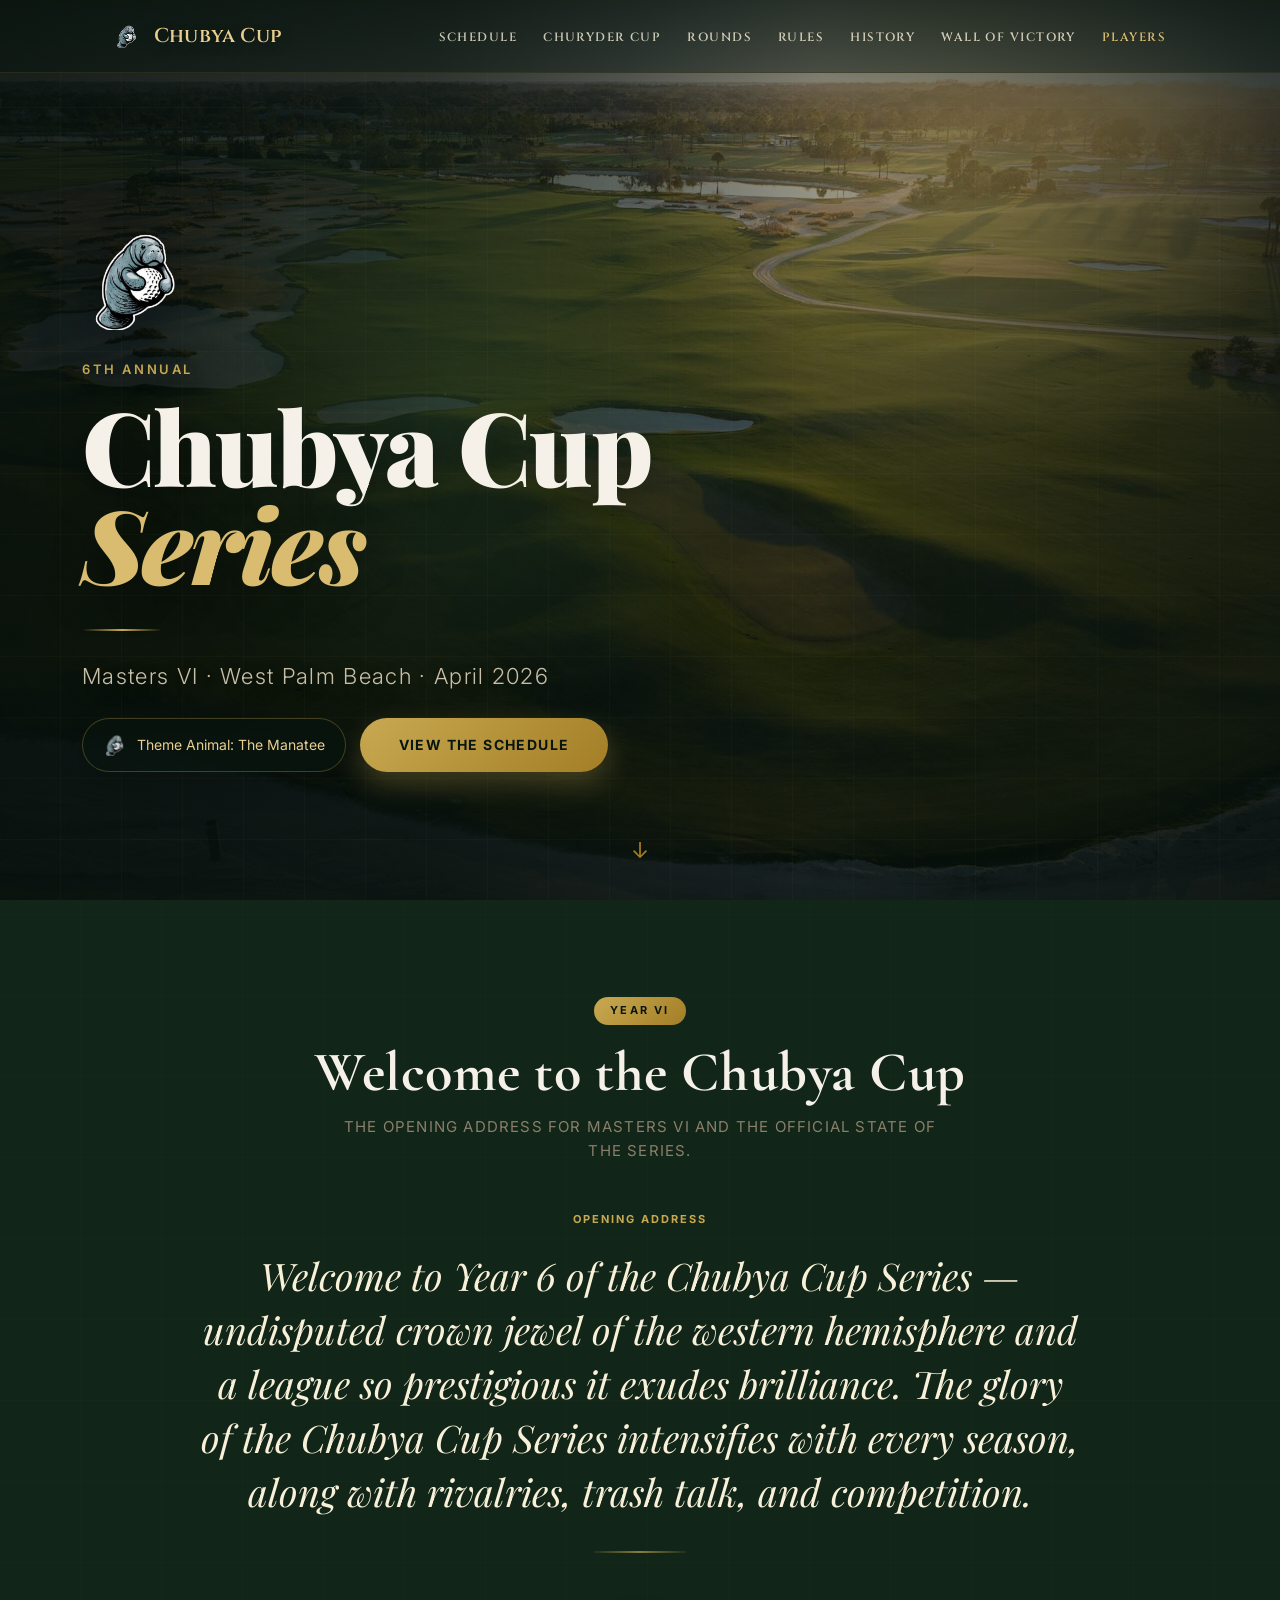
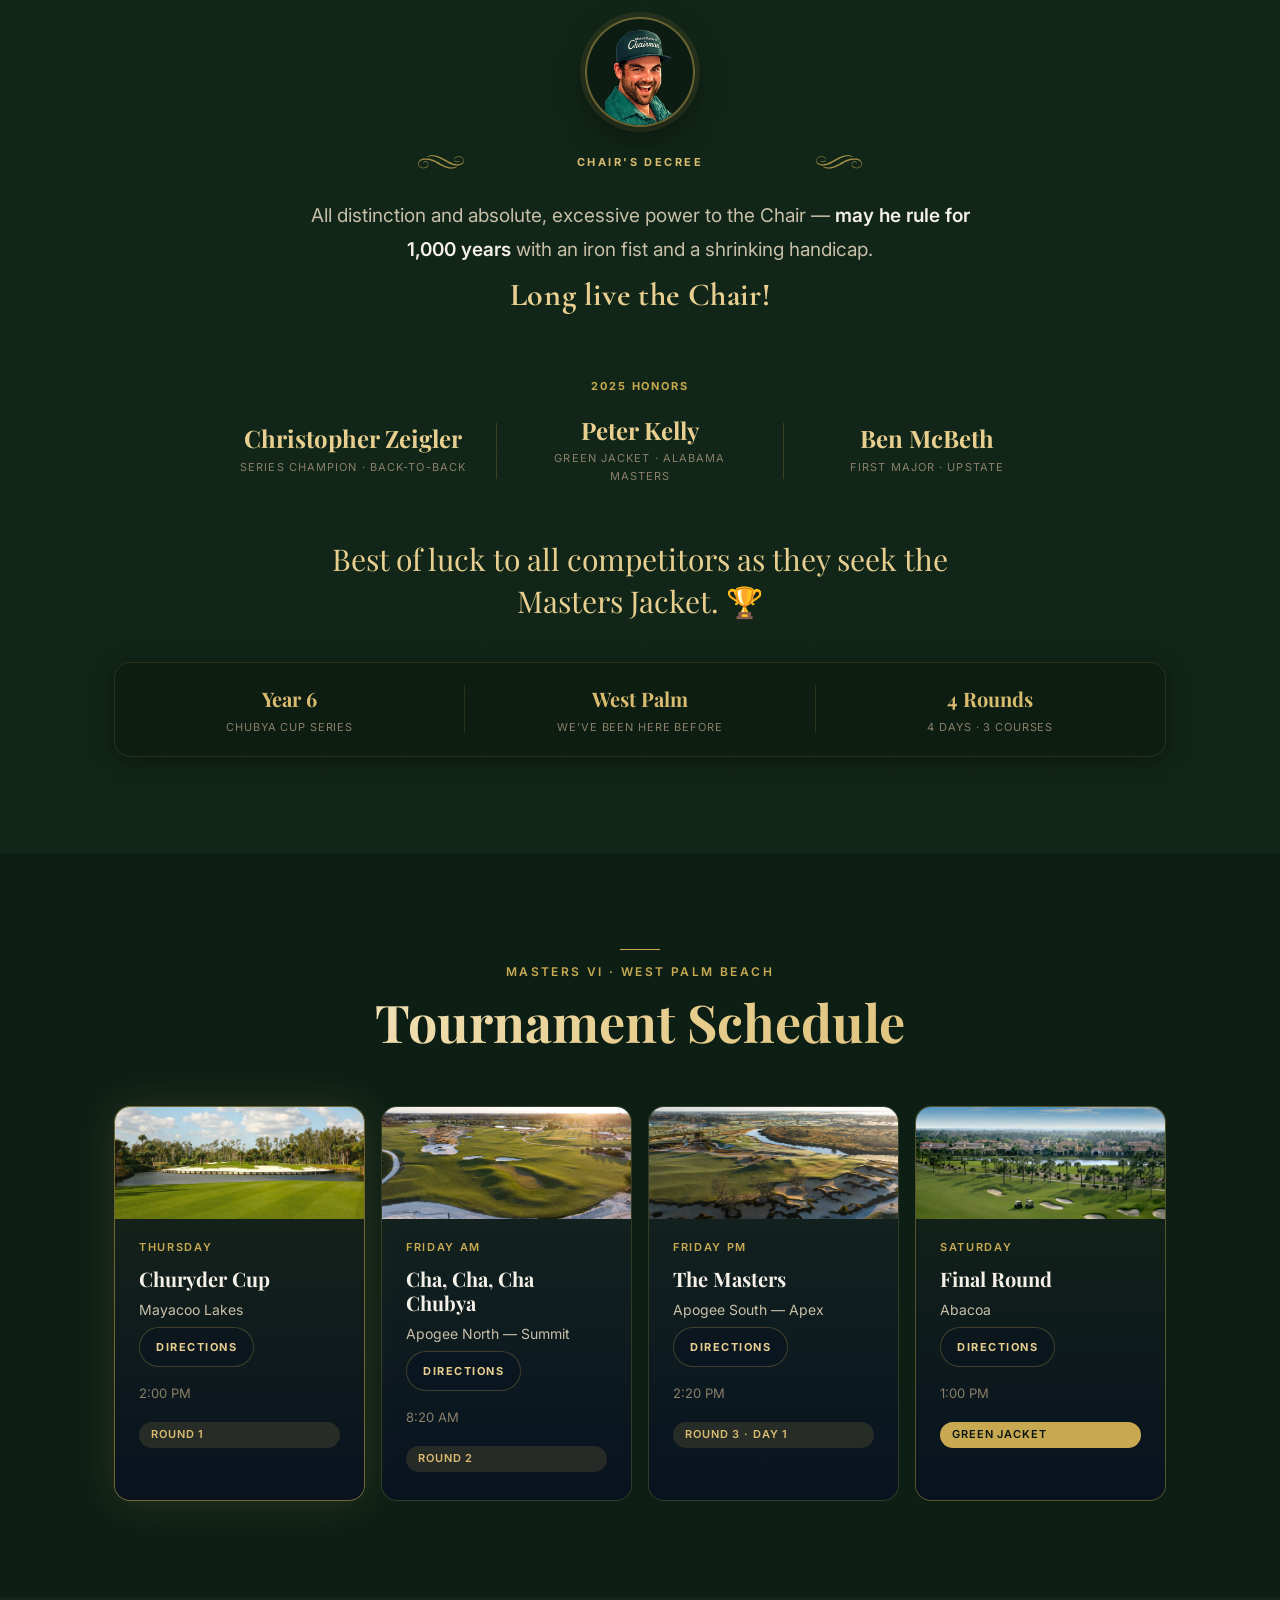
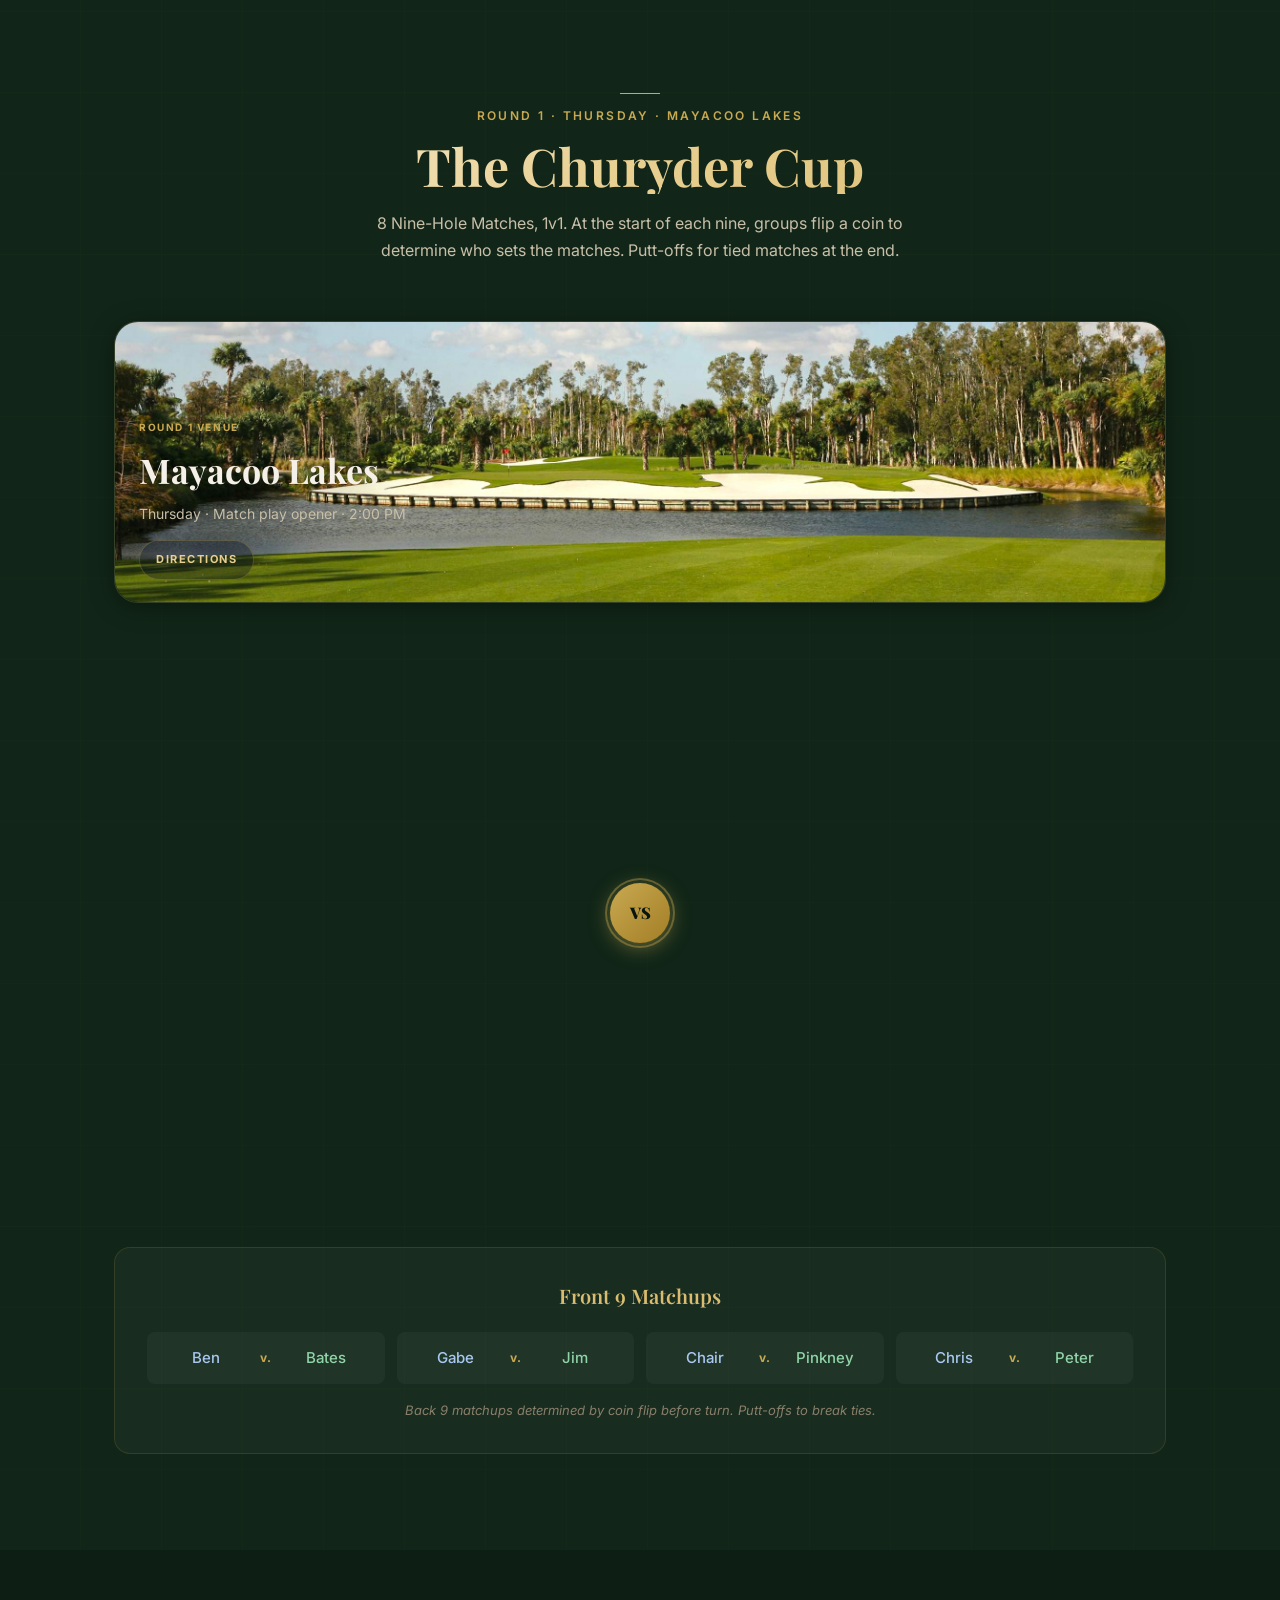
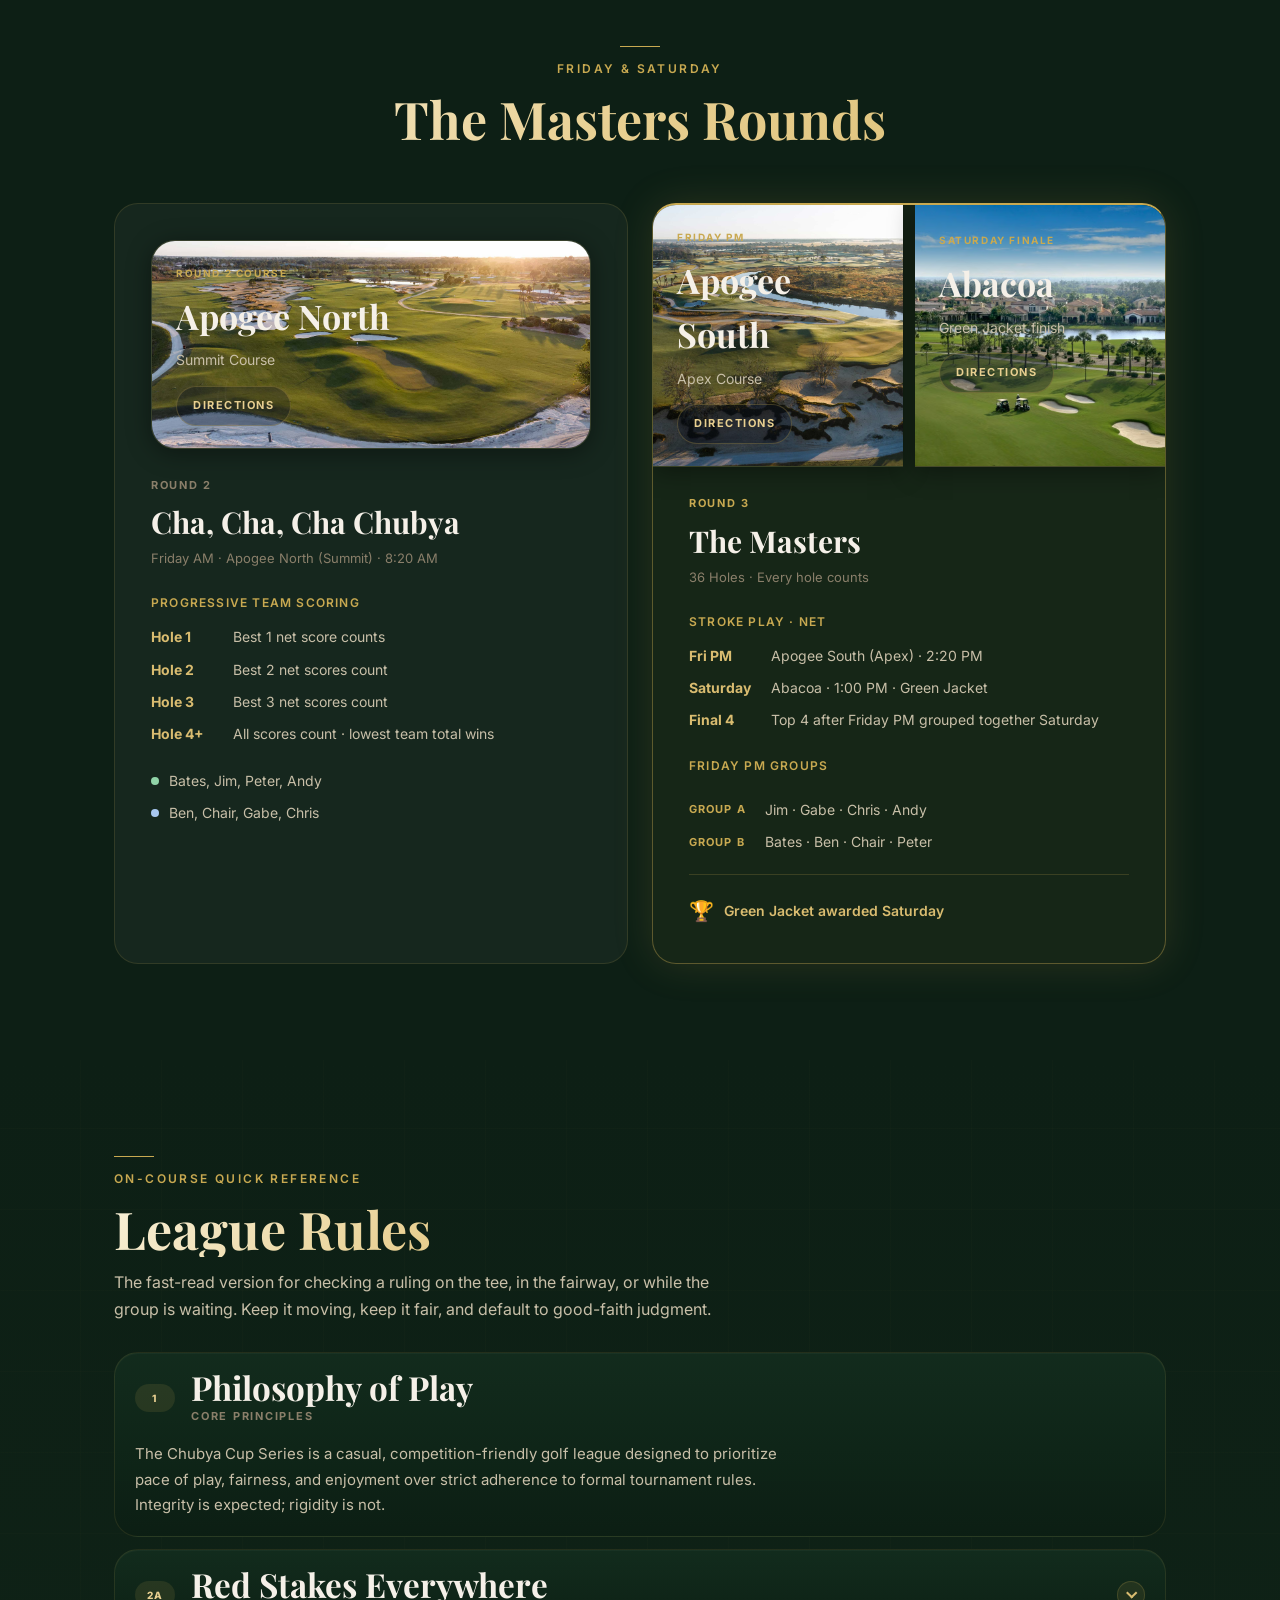
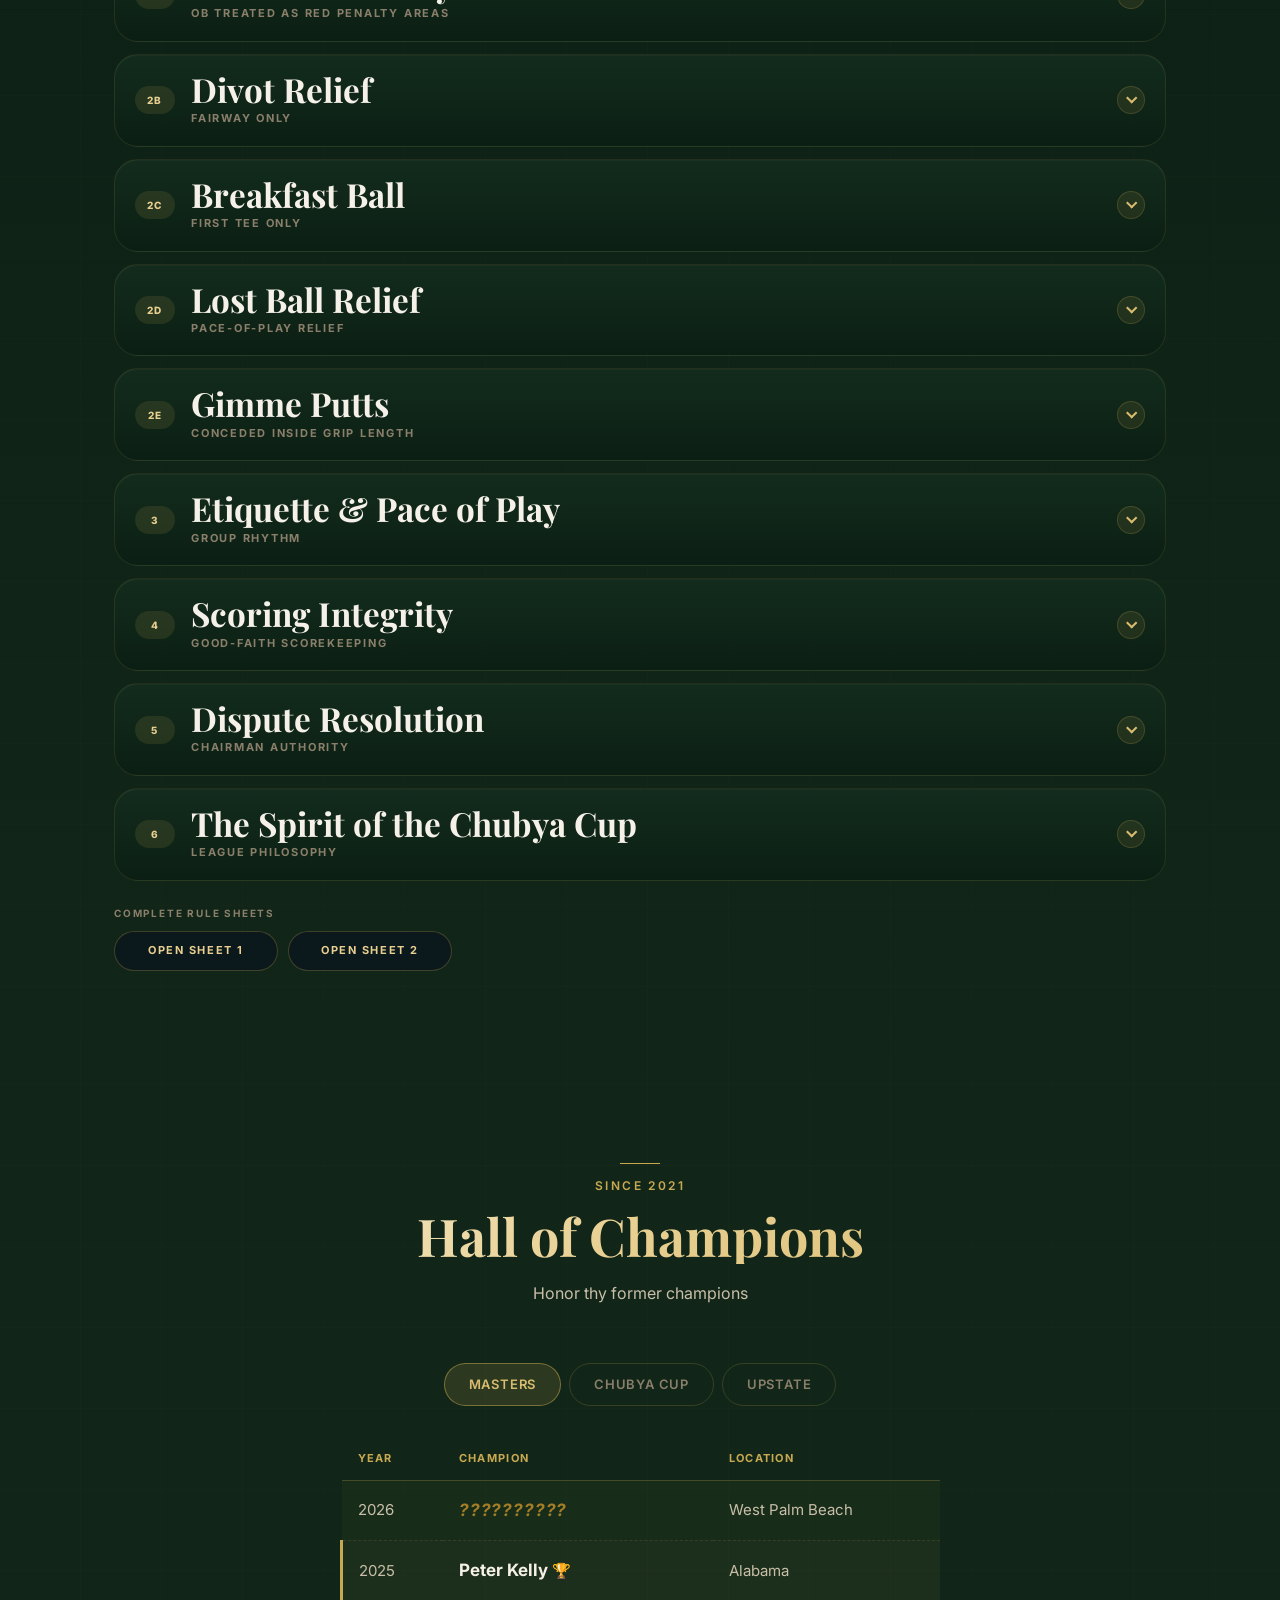
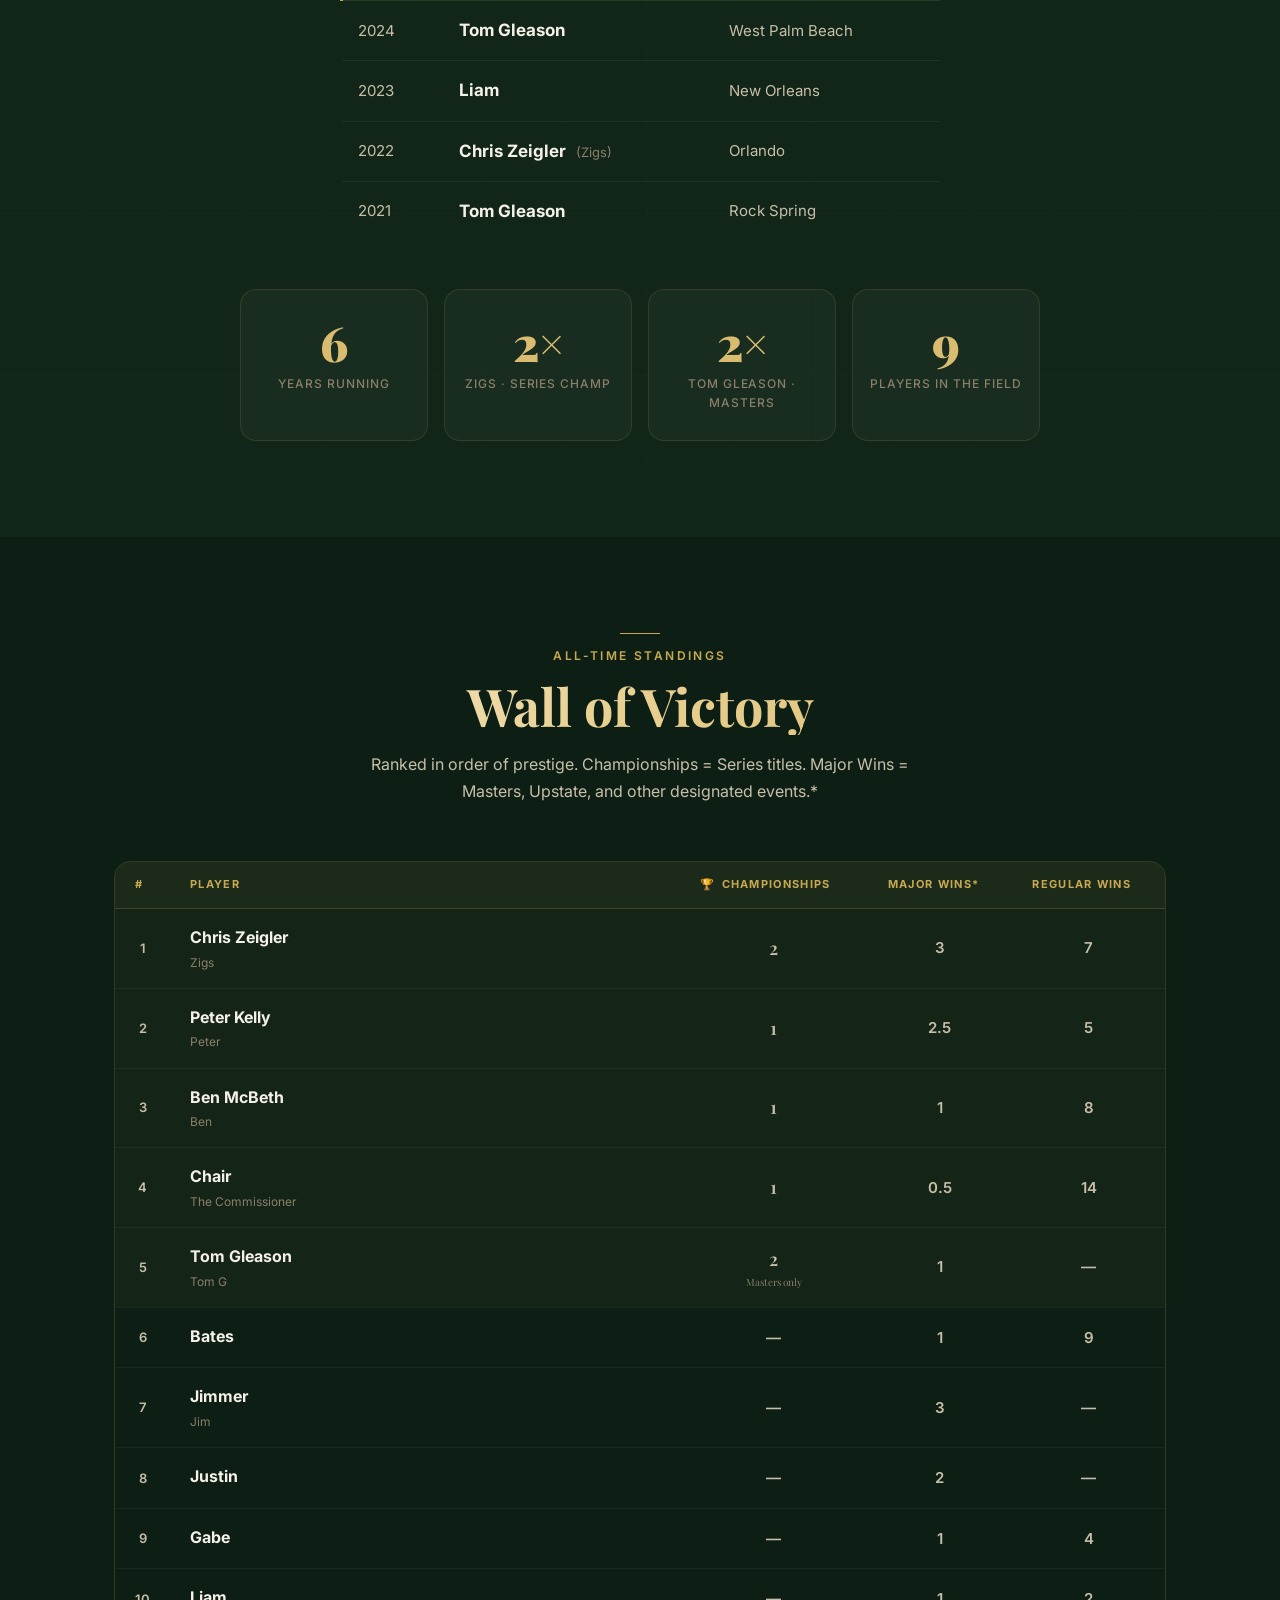
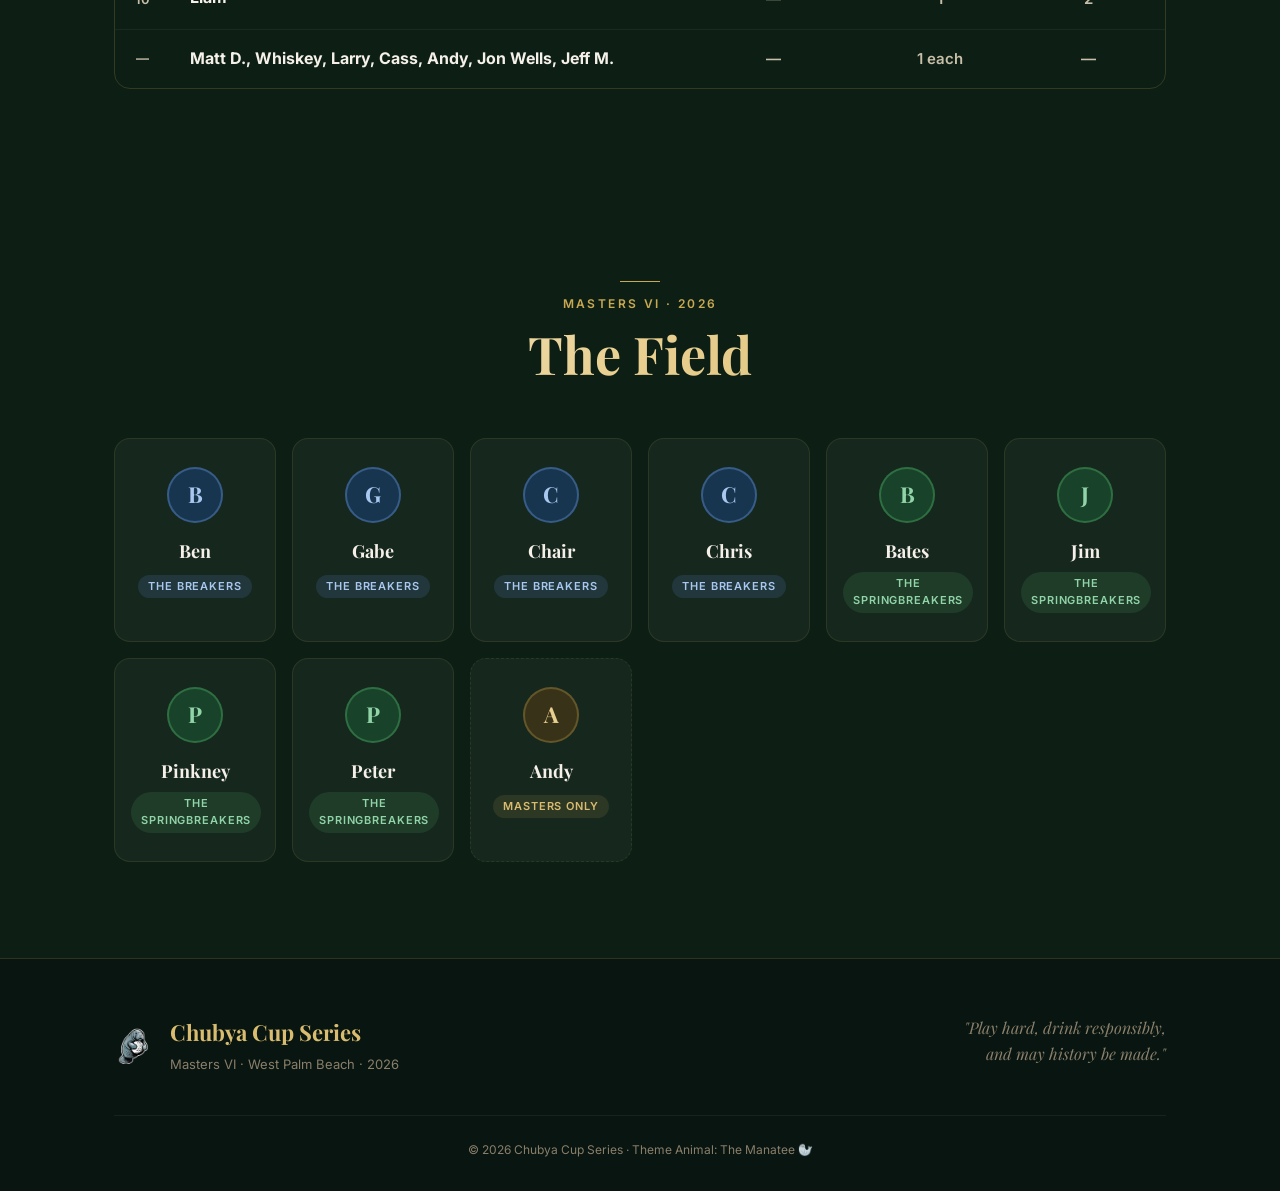
<file: index.html>
<!DOCTYPE html>
<html lang="en">
<head>
  <meta charset="UTF-8" />
  <meta name="viewport" content="width=device-width, initial-scale=1.0" />
  <title>Chubya Cup Series — Masters VI · West Palm 2026</title>
  <meta name="description" content="Chubya Cup Series returns to West Palm Beach for Masters VI: four rounds, three courses, one green jacket." />
  <meta property="og:type" content="website" />
  <meta property="og:title" content="Chubya Cup Series — Masters VI · West Palm 2026" />
  <meta property="og:description" content="Four rounds. Three courses. One green jacket." />
  <meta property="og:url" content="https://chubyacup.com/" />
  <meta property="og:site_name" content="Chubya Cup Series" />
  <meta property="og:image" content="https://chubyacup.com/images/social-preview.png?v=2026-04-13-og-mobiletype" />
  <meta property="og:image:width" content="1200" />
  <meta property="og:image:height" content="630" />
  <meta property="og:image:alt" content="Chubya Cup Series Masters VI social preview with Apogee North background." />
  <meta name="twitter:card" content="summary_large_image" />
  <meta name="twitter:title" content="Chubya Cup Series — Masters VI · West Palm 2026" />
  <meta name="twitter:description" content="Four rounds. Three courses. One green jacket." />
  <meta name="twitter:image" content="https://chubyacup.com/images/social-preview.png?v=2026-04-13-og-mobiletype" />
  <link rel="preconnect" href="https://fonts.googleapis.com" />
  <link rel="preconnect" href="https://fonts.gstatic.com" crossorigin />
  <link href="https://fonts.googleapis.com/css2?family=Cinzel:wght@500;600;700&family=Cormorant+Garamond:wght@600;700&family=Playfair+Display:wght@400;600;700;900&family=Inter:wght@300;400;500;600&display=swap" rel="stylesheet" />
  <link rel="stylesheet" href="styles.css?v=2026-04-13-table-head" />
  <link rel="icon" type="image/png" href="images/manatee-logo.png?v=2026-04-12-cachefix" />
</head>
<body>

  <!-- ─── NAV ─── -->
  <nav class="nav">
    <div class="nav-inner">
      <div class="nav-brand">
        <span class="nav-logo"><img src="images/manatee-logo.png?v=2026-04-12-cachefix" alt="Chubya Cup" class="nav-manatee" /></span>
        <span class="nav-title">Chubya Cup</span>
      </div>
      <ul class="nav-links">
        <li><a href="#schedule">Schedule</a></li>
        <li><a href="#churyder">Churyder Cup</a></li>
        <li><a href="#rounds">Rounds</a></li>
        <li><a href="#rules">Rules</a></li>
        <li><a href="#history">History</a></li>
        <li><a href="#victory">Wall of Victory</a></li>
        <li><a href="#players">Players</a></li>
      </ul>
      <button class="nav-toggle" aria-label="Menu">
        <span class="nav-toggle-cart" aria-hidden="true"></span>
      </button>
    </div>
  </nav>

  <!-- ─── HERO ─── -->
  <header class="hero">
    <div class="hero-bg"></div>
    <div class="hero-content">
      <div class="hero-crest">
        <img src="images/manatee-logo.png?v=2026-04-12-cachefix" alt="Chubya Cup Manatee" class="hero-crest-img" />
      </div>
      <p class="hero-eyebrow">6th Annual</p>
      <h1 class="hero-title">Chubya Cup<br><span class="hero-series">Series</span></h1>
      <div class="hero-divider"></div>
      <p class="hero-subtitle">Masters VI · West Palm Beach · April 2026</p>
      <div class="hero-actions">
        <div class="hero-theme">
          <img src="images/manatee-logo.png?v=2026-04-12-cachefix" alt="" class="hero-manatee-img" />
          <span class="hero-theme-text">Theme Animal: The Manatee</span>
        </div>
        <a href="#schedule" class="hero-cta">View the Schedule</a>
      </div>
    </div>
    <div class="hero-scroll">↓</div>
  </header>

  <!-- ─── WELCOME ─── -->
  <section id="welcome" class="section section-mid">
    <div class="container">
      <div class="welcome-inner">
        <div class="welcome-badge">Year VI</div>
        <h2 class="welcome-title"><span class="welcome-title-top">Welcome to the</span> <span class="welcome-title-bottom">Chubya Cup</span></h2>
        <p class="welcome-intro">
          The opening address for Masters VI and the official state of the series.
        </p>
        <!-- Opening Address -->
        <div class="w-address">
          <p class="w-eyebrow">Opening Address</p>
          <blockquote class="welcome-quote">
            Welcome to Year 6 of the Chubya Cup Series — undisputed crown jewel of the western hemisphere and a league so prestigious it exudes brilliance. The glory of the Chubya Cup Series intensifies with every season, along with rivalries, trash talk, and competition.
          </blockquote>
          <div class="welcome-divider"></div>
        </div>

        <!-- Chair's Decree -->
        <div class="w-decree">
          <img class="decree-photo" src="images/Chairman.png" alt="The Chairman" />
          <div class="decree-heading">
            <div class="decree-rule"></div>
            <span class="decree-label">Chair's Decree</span>
            <div class="decree-rule decree-rule--right"></div>
          </div>
          <p class="decree-body">
            All distinction and absolute, excessive power to the Chair — <strong>may he rule for 1,000 years</strong> with an iron fist and a shrinking handicap.
            <span class="decree-acclaim">Long live the Chair!</span>
          </p>
        </div>

        <!-- 2025 Honors -->
        <div class="w-honors">
          <p class="w-eyebrow">2025 Honors</p>
          <div class="honors-row">
            <div class="honor-entry">
              <span class="honor-name">Christopher Zeigler</span>
              <span class="honor-role">Series Champion · Back-to-Back</span>
            </div>
            <div class="honor-divider"></div>
            <div class="honor-entry">
              <span class="honor-name">Peter Kelly</span>
              <span class="honor-role">Green Jacket · Alabama Masters</span>
            </div>
            <div class="honor-divider"></div>
            <div class="honor-entry">
              <span class="honor-name">Ben McBeth</span>
              <span class="honor-role">First Major · Upstate</span>
            </div>
          </div>
        </div>
        <p class="welcome-body welcome-body--cta">
          Best of luck to all competitors as they seek the Masters Jacket. 🏆
        </p>
        <div class="welcome-stats-row">
          <div class="welcome-stat">
            <span class="welcome-stat-val">Year 6</span>
            <span class="welcome-stat-lbl">Chubya Cup Series</span>
          </div>
          <div class="welcome-stat-div"></div>
          <div class="welcome-stat">
            <span class="welcome-stat-val">West Palm</span>
            <span class="welcome-stat-lbl">We've been here before</span>
          </div>
          <div class="welcome-stat-div"></div>
          <div class="welcome-stat">
            <span class="welcome-stat-val">4 Rounds</span>
            <span class="welcome-stat-lbl">4 days · 3 courses</span>
          </div>
        </div>
      </div>
    </div>
  </section>

  <!-- ─── SCHEDULE OVERVIEW ─── -->
  <section id="schedule" class="section section-dark">
    <div class="container">
      <div class="section-header">
        <p class="section-eyebrow">Masters VI · West Palm Beach</p>
        <h2 class="section-title">Tournament Schedule</h2>
      </div>

      <div class="schedule-grid">
        <div class="schedule-card schedule-card--active" data-target="#churyder" tabindex="0" role="link" aria-label="Open Round 1 section">
          <div class="schedule-card-media" style="background-image: url('images/mayacoo.jpg')"></div>
          <div class="schedule-card-content">
            <div class="schedule-day">Thursday</div>
            <div class="schedule-event">Churyder Cup</div>
            <div class="schedule-course">Mayacoo Lakes</div>
            <a class="course-link course-link--inline" href="https://www.google.com/maps/dir/?api=1&destination=9697+Mayacoo+Club+Dr,+West+Palm+Beach,+FL+33411" target="_blank" rel="noopener noreferrer">Directions</a>
            <div class="schedule-time">2:00 PM</div>
            <div class="schedule-badge">Round 1</div>
          </div>
        </div>
        <div class="schedule-card" data-target="#round-2" tabindex="0" role="link" aria-label="Open Round 2 section">
          <div class="schedule-card-media" style="background-image: url('images/apogee north.jpeg')"></div>
          <div class="schedule-card-content">
            <div class="schedule-day">Friday AM</div>
            <div class="schedule-event">Cha, Cha, Cha Chubya</div>
            <div class="schedule-course">Apogee North — Summit</div>
            <a class="course-link course-link--inline" href="https://www.google.com/maps/dir/?api=1&destination=2103+SW+Bridge+Rd,+Hobe+Sound,+FL+33455" target="_blank" rel="noopener noreferrer">Directions</a>
            <div class="schedule-time">8:20 AM</div>
            <div class="schedule-badge">Round 2</div>
          </div>
        </div>
        <div class="schedule-card" data-target="#round-3" tabindex="0" role="link" aria-label="Open Round 3 section">
          <div class="schedule-card-media" style="background-image: url('images/apogee south.jpg')"></div>
          <div class="schedule-card-content">
            <div class="schedule-day">Friday PM</div>
            <div class="schedule-event">The Masters</div>
            <div class="schedule-course">Apogee South — Apex</div>
            <a class="course-link course-link--inline" href="https://www.google.com/maps/dir/?api=1&destination=2103+SW+Bridge+Rd,+Hobe+Sound,+FL+33455" target="_blank" rel="noopener noreferrer">Directions</a>
            <div class="schedule-time">2:20 PM</div>
            <div class="schedule-badge">Round 3 · Day 1</div>
          </div>
        </div>
        <div class="schedule-card schedule-card--final" data-target="#round-final" tabindex="0" role="link" aria-label="Open Final Round section">
          <div class="schedule-card-media" style="background-image: url('images/abacoa.avif')"></div>
          <div class="schedule-card-content">
            <div class="schedule-day">Saturday</div>
            <div class="schedule-event">Final Round</div>
            <div class="schedule-course">Abacoa</div>
            <a class="course-link course-link--inline" href="https://www.google.com/maps/dir/?api=1&destination=105+Barbados+Dr,+Jupiter,+FL+33458" target="_blank" rel="noopener noreferrer">Directions</a>
            <div class="schedule-time">1:00 PM</div>
            <div class="schedule-badge schedule-badge--gold">Green Jacket</div>
          </div>
        </div>
      </div>
    </div>
  </section>

  <!-- ─── CHURYDER CUP ─── -->
  <section id="churyder" class="section section-mid">
    <div class="container">
      <div class="section-header">
        <p class="section-eyebrow">Round 1 · Thursday · Mayacoo Lakes</p>
        <h2 class="section-title">The Churyder Cup</h2>
        <p class="section-desc">8 Nine-Hole Matches, 1v1. At the start of each nine, groups flip a coin to determine who sets the matches. Putt-offs for tied matches at the end.</p>
      </div>

      <div class="course-spotlight course-spotlight--wide">
        <div class="course-spotlight-media" style="background-image: url('images/mayacoo.jpg')"></div>
        <div class="course-spotlight-copy">
          <span class="course-spotlight-label">Round 1 Venue</span>
          <h3 class="course-spotlight-title">Mayacoo Lakes</h3>
          <p class="course-spotlight-meta">Thursday · Match play opener · 2:00 PM</p>
          <a class="course-link" href="https://www.google.com/maps/dir/?api=1&destination=9697+Mayacoo+Club+Dr,+West+Palm+Beach,+FL+33411" target="_blank" rel="noopener noreferrer">Directions</a>
        </div>
      </div>

      <div class="teams-container">
        <!-- Team Breakers -->
        <div class="team-card team-card--breakers">
          <div class="team-header">
            <div class="team-photo" style="background-image: url('images/team-breakers.jpg?v=2026-04-12-cachefix')"></div>
            <div class="team-wave">
              <svg viewBox="0 0 100 40" xmlns="http://www.w3.org/2000/svg">
                <path d="M0,25 C15,10 25,35 40,20 C55,5 65,30 80,15 C90,5 95,15 100,10 L100,40 L0,40 Z" fill="currentColor" opacity="0.3"/>
                <path d="M0,30 C20,15 30,35 50,25 C70,15 80,30 100,20 L100,40 L0,40 Z" fill="currentColor" opacity="0.5"/>
              </svg>
            </div>
            <h3 class="team-name">The Breakers</h3>
            <p class="team-motto">Champagne & Fairways</p>
          </div>
          <ul class="team-roster">
            <li class="team-player"><span class="player-num">1</span>Ben</li>
            <li class="team-player"><span class="player-num">2</span>Gabe</li>
            <li class="team-player"><span class="player-num">3</span>Chair</li>
            <li class="team-player"><span class="player-num">4</span>Chris</li>
          </ul>
        </div>

        <div class="vs-badge">
          <span>VS</span>
        </div>

        <!-- Team Springbreakers -->
        <div class="team-card team-card--springbreakers">
          <div class="team-header">
            <div class="team-photo" style="background-image: url('images/team-springbreakers.jpg?v=2026-04-12-cachefix')"></div>
            <div class="team-palm">
              <svg viewBox="0 0 80 80" xmlns="http://www.w3.org/2000/svg">
                <line x1="40" y1="75" x2="40" y2="20" stroke="currentColor" stroke-width="3" opacity="0.6"/>
                <path d="M40,20 C30,5 10,8 5,15 C15,12 28,22 35,28" fill="currentColor" opacity="0.4"/>
                <path d="M40,25 C55,10 70,12 72,20 C62,16 48,25 42,30" fill="currentColor" opacity="0.4"/>
                <path d="M40,30 C28,18 15,25 12,33 C22,28 35,32 40,36" fill="currentColor" opacity="0.3"/>
              </svg>
            </div>
            <h3 class="team-name">The Springbreakers</h3>
            <p class="team-motto">Beers & Birdies</p>
          </div>
          <ul class="team-roster">
            <li class="team-player"><span class="player-num">1</span>Bates</li>
            <li class="team-player"><span class="player-num">2</span>Jim</li>
            <li class="team-player"><span class="player-num">3</span>Pinkney</li>
            <li class="team-player"><span class="player-num">4</span>Peter</li>
          </ul>
        </div>
      </div>

      <!-- Matchups -->
      <div class="matchups">
        <h3 class="matchups-title">Front 9 Matchups</h3>
        <div class="matchup-grid">
          <div class="matchup">
            <span class="matchup-player matchup-player--breakers">Ben</span>
            <span class="matchup-sep">v.</span>
            <span class="matchup-player matchup-player--spring">Bates</span>
          </div>
          <div class="matchup">
            <span class="matchup-player matchup-player--breakers">Gabe</span>
            <span class="matchup-sep">v.</span>
            <span class="matchup-player matchup-player--spring">Jim</span>
          </div>
          <div class="matchup">
            <span class="matchup-player matchup-player--breakers">Chair</span>
            <span class="matchup-sep">v.</span>
            <span class="matchup-player matchup-player--spring">Pinkney</span>
          </div>
          <div class="matchup">
            <span class="matchup-player matchup-player--breakers">Chris</span>
            <span class="matchup-sep">v.</span>
            <span class="matchup-player matchup-player--spring">Peter</span>
          </div>
        </div>
        <p class="matchups-note">Back 9 matchups determined by coin flip before turn. Putt-offs to break ties.</p>
      </div>
    </div>
  </section>

  <!-- ─── ROUNDS ─── -->
  <section id="rounds" class="section section-dark">
    <div class="container">
      <div class="section-header">
        <p class="section-eyebrow">Friday & Saturday</p>
        <h2 class="section-title">The Masters Rounds</h2>
      </div>

      <div class="rounds-grid">
        <!-- Round 2 -->
        <div class="round-card" id="round-2">
          <div class="course-spotlight">
            <div class="course-spotlight-media" style="background-image: url('images/apogee north.jpeg')"></div>
            <div class="course-spotlight-copy">
              <span class="course-spotlight-label">Round 2 Course</span>
              <h4 class="course-spotlight-title">Apogee North</h4>
              <p class="course-spotlight-meta">Summit Course</p>
              <a class="course-link" href="https://www.google.com/maps/dir/?api=1&destination=2103+SW+Bridge+Rd,+Hobe+Sound,+FL+33455" target="_blank" rel="noopener noreferrer">Directions</a>
            </div>
          </div>
          <div class="round-number">Round 2</div>
          <h3 class="round-name">Cha, Cha, Cha Chubya</h3>
          <p class="round-meta">Friday AM · Apogee North (Summit) · 8:20 AM</p>
          <div class="round-format">
            <h4 class="round-format-title">Progressive Team Scoring</h4>
            <ul class="round-rules">
              <li><span class="rule-hole">Hole 1</span><span class="rule-desc">Best 1 net score counts</span></li>
              <li><span class="rule-hole">Hole 2</span><span class="rule-desc">Best 2 net scores count</span></li>
              <li><span class="rule-hole">Hole 3</span><span class="rule-desc">Best 3 net scores count</span></li>
              <li><span class="rule-hole">Hole 4+</span><span class="rule-desc">All scores count · lowest team total wins</span></li>
            </ul>
          </div>
          <div class="round-teams">
            <div class="round-team">
              <span class="round-team-dot round-team-dot--a"></span>
              Bates, Jim, Peter, Andy
            </div>
            <div class="round-team">
              <span class="round-team-dot round-team-dot--b"></span>
              Ben, Chair, Gabe, Chris
            </div>
          </div>
        </div>

        <!-- Round 3 -->
        <div class="round-card round-card--gold" id="round-3">
          <div class="course-gallery">
            <div class="course-spotlight course-spotlight--compact">
              <div class="course-spotlight-media" style="background-image: url('images/apogee south.jpg')"></div>
              <div class="course-spotlight-copy">
                <span class="course-spotlight-label">Friday PM</span>
                <h4 class="course-spotlight-title">Apogee South</h4>
                <p class="course-spotlight-meta">Apex Course</p>
                <a class="course-link" href="https://www.google.com/maps/dir/?api=1&destination=2103+SW+Bridge+Rd,+Hobe+Sound,+FL+33455" target="_blank" rel="noopener noreferrer">Directions</a>
              </div>
            </div>
            <div class="course-spotlight course-spotlight--compact course-spotlight--finale" id="round-final">
              <div class="course-spotlight-media" style="background-image: url('images/abacoa.avif')"></div>
              <div class="course-spotlight-copy">
                <span class="course-spotlight-label">Saturday Finale</span>
                <h4 class="course-spotlight-title">Abacoa</h4>
                <p class="course-spotlight-meta">Green Jacket finish</p>
                <a class="course-link" href="https://www.google.com/maps/dir/?api=1&destination=105+Barbados+Dr,+Jupiter,+FL+33458" target="_blank" rel="noopener noreferrer">Directions</a>
              </div>
            </div>
          </div>
          <div class="round-number round-number--gold">Round 3</div>
          <h3 class="round-name">The Masters</h3>
          <p class="round-meta">36 Holes · Every hole counts</p>
          <div class="round-format">
            <h4 class="round-format-title">Stroke Play · Net</h4>
            <ul class="round-rules">
              <li><span class="rule-hole">Fri PM</span><span class="rule-desc">Apogee South (Apex) · 2:20 PM</span></li>
              <li><span class="rule-hole">Saturday</span><span class="rule-desc">Abacoa · 1:00 PM · Green Jacket</span></li>
              <li><span class="rule-hole">Final 4</span><span class="rule-desc">Top 4 after Friday PM grouped together Saturday</span></li>
            </ul>
          </div>
          <div class="round-groups">
            <h4 class="round-format-title">Friday PM Groups</h4>
            <div class="round-group-row">
              <span class="group-label">Group A</span>
              <span>Jim · Gabe · Chris · Andy</span>
            </div>
            <div class="round-group-row">
              <span class="group-label">Group B</span>
              <span>Bates · Ben · Chair · Peter</span>
            </div>
          </div>
          <div class="green-jacket">
            <span class="green-jacket-icon">🏆</span>
            <span>Green Jacket awarded Saturday</span>
          </div>
        </div>
      </div>
    </div>
  </section>

  <!-- ─── LEAGUE RULES ─── -->
  <section id="rules" class="section section-mid section-rules">
    <div class="container">
      <div class="rules-shell">
        <div class="rules-shell-top">
          <div class="rules-shell-copy">
            <p class="section-eyebrow rules-eyebrow">On-Course Quick Reference</p>
            <h2 class="section-title rules-title">League Rules</h2>
            <p class="section-desc rules-desc">The fast-read version for checking a ruling on the tee, in the fairway, or while the group is waiting. Keep it moving, keep it fair, and default to good-faith judgment.</p>
          </div>
        </div>

        <div class="rules-listing">
            <div class="rules-principle">
              <div class="rule-summary-main">
                <span class="rules-number">1</span>
                <div class="rule-summary-copy">
                  <h3 class="rule-summary-title">Philosophy of Play</h3>
                  <p class="rule-summary-tag">Core principles</p>
                </div>
              </div>
              <p class="rules-principle-text">The Chubya Cup Series is a casual, competition-friendly golf league designed to prioritize pace of play, fairness, and enjoyment over strict adherence to formal tournament rules. Integrity is expected; rigidity is not.</p>
            </div>

            <details class="rule-item">
              <summary class="rule-summary">
                <div class="rule-summary-main">
                  <span class="rules-number">2A</span>
                  <div class="rule-summary-copy">
                    <h3 class="rule-summary-title">Red Stakes Everywhere</h3>
                    <p class="rule-summary-tag">OB treated as red penalty areas</p>
                  </div>
                </div>
                <span class="rule-summary-icon" aria-hidden="true"></span>
              </summary>
              <div class="rule-body">
                <ul class="rules-list">
                  <li>All out-of-bounds and hazard areas are treated as red penalty areas</li>
                  <li>Players may take lateral relief within two club lengths from the point of entry, no closer to the hole</li>
                  <li><strong>Penalty:</strong> one stroke</li>
                  <li>No stroke-and-distance requirement for OB</li>
                </ul>
                <p class="rules-note"><strong>Purpose:</strong> eliminates re-teeing and speeds up play</p>
              </div>
            </details>

            <details class="rule-item">
              <summary class="rule-summary">
                <div class="rule-summary-main">
                  <span class="rules-number">2B</span>
                  <div class="rule-summary-copy">
                    <h3 class="rule-summary-title">Divot Relief</h3>
                    <p class="rule-summary-tag">Fairway only</p>
                  </div>
                </div>
                <span class="rule-summary-icon" aria-hidden="true"></span>
              </summary>
              <div class="rule-body">
                <ul class="rules-list">
                  <li>If a ball comes to rest in a divot or clearly damaged turf area in the fairway, the player may lift, clean, and place within one club length</li>
                  <li>The ball must remain in the fairway and <strong>not</strong> be moved closer to the hole</li>
                </ul>
                <p class="rules-note">This is not a general preferred-lies rule. It applies only to divots or abnormal damage</p>
              </div>
            </details>

            <details class="rule-item">
              <summary class="rule-summary">
                <div class="rule-summary-main">
                  <span class="rules-number">2C</span>
                  <div class="rule-summary-copy">
                    <h3 class="rule-summary-title">Breakfast Ball</h3>
                    <p class="rule-summary-tag">First tee only</p>
                  </div>
                </div>
                <span class="rule-summary-icon" aria-hidden="true"></span>
              </summary>
              <div class="rule-body">
                <ul class="rules-list">
                  <li>Each player is allowed one mulligan on the first tee shot only</li>
                  <li>It must be declared immediately after the first shot</li>
                  <li>The second shot is the ball in play. No further mulligans</li>
                </ul>
              </div>
            </details>

            <details class="rule-item">
              <summary class="rule-summary">
                <div class="rule-summary-main">
                  <span class="rules-number">2D</span>
                  <div class="rule-summary-copy">
                    <h3 class="rule-summary-title">Lost Ball Relief</h3>
                    <p class="rule-summary-tag">Pace-of-play relief</p>
                  </div>
                </div>
                <span class="rule-summary-icon" aria-hidden="true"></span>
              </summary>
              <div class="rule-body">
                <ul class="rules-list">
                  <li>If a ball is likely lost and the search exceeds about two minutes, drop near the estimated area</li>
                  <li><strong>Penalty:</strong> one stroke</li>
                </ul>
              </div>
            </details>

            <details class="rule-item">
              <summary class="rule-summary">
                <div class="rule-summary-main">
                  <span class="rules-number">2E</span>
                  <div class="rule-summary-copy">
                    <h3 class="rule-summary-title">Gimme Putts</h3>
                    <p class="rule-summary-tag">Conceded inside grip length</p>
                  </div>
                </div>
                <span class="rule-summary-icon" aria-hidden="true"></span>
              </summary>
              <div class="rule-body">
                <ul class="rules-list">
                  <li>Inside putter-grip length, or the official Chubya Gimme Stick<sup>TM</sup>, putts may be conceded</li>
                  <li>In competitive matches, opponents may require completion</li>
                </ul>
              </div>
            </details>

            <details class="rule-item">
              <summary class="rule-summary">
                <div class="rule-summary-main">
                  <span class="rules-number">3</span>
                  <div class="rule-summary-copy">
                    <h3 class="rule-summary-title">Etiquette &amp; Pace of Play</h3>
                    <p class="rule-summary-tag">Group rhythm</p>
                  </div>
                </div>
                <span class="rule-summary-icon" aria-hidden="true"></span>
              </summary>
              <div class="rule-body">
                <ul class="rules-list">
                  <li>Play ready golf</li>
                  <li>Keep pace with the group ahead</li>
                  <li>Limit ball searches</li>
                  <li>Respect playing partners and course conditions</li>
                </ul>
              </div>
            </details>

            <details class="rule-item">
              <summary class="rule-summary">
                <div class="rule-summary-main">
                  <span class="rules-number">4</span>
                  <div class="rule-summary-copy">
                    <h3 class="rule-summary-title">Scoring Integrity</h3>
                    <p class="rule-summary-tag">Good-faith scorekeeping</p>
                  </div>
                </div>
                <span class="rule-summary-icon" aria-hidden="true"></span>
              </summary>
              <div class="rule-body">
                <ul class="rules-list">
                  <li>Players are responsible for honestly reporting scores</li>
                  <li>No vanity handicaps or score manipulation</li>
                  <li>When in doubt, take the reasonable, good-faith interpretation</li>
                </ul>
              </div>
            </details>

            <details class="rule-item">
              <summary class="rule-summary">
                <div class="rule-summary-main">
                  <span class="rules-number">5</span>
                  <div class="rule-summary-copy">
                    <h3 class="rule-summary-title">Dispute Resolution</h3>
                    <p class="rule-summary-tag">Chairman authority</p>
                  </div>
                </div>
                <span class="rule-summary-icon" aria-hidden="true"></span>
              </summary>
              <div class="rule-body">
                <ul class="rules-list">
                  <li>On-course rulings are decided by group consensus</li>
                  <li>League disputes are resolved by the Chairman or Rule Czar</li>
                  <li><strong>The Chairman has sole and final authority</strong> over all rulings and may overrule any decision</li>
                </ul>
              </div>
            </details>

            <details class="rule-item">
              <summary class="rule-summary">
                <div class="rule-summary-main">
                  <span class="rules-number">6</span>
                  <div class="rule-summary-copy">
                    <h3 class="rule-summary-title">The Spirit of the Chubya Cup</h3>
                    <p class="rule-summary-tag">League philosophy</p>
                  </div>
                </div>
                <span class="rule-summary-icon" aria-hidden="true"></span>
              </summary>
              <div class="rule-body rule-body--split">
                <ul class="rules-list">
                  <li>Keep rounds moving</li>
                  <li>Reduce frustration</li>
                  <li>Encourage participation</li>
                </ul>
                <p class="rules-spirit-callout">Maintain <strong>competitive fun</strong> without over-policing rules. If a rule slows things down or kills the vibe, you're probably doing it wrong.</p>
              </div>
            </details>
        </div>

        <div class="rules-actions rules-actions--bottom">
          <span class="rules-actions-label">Complete Rule Sheets</span>
          <a class="course-link" href="images/chubya-league-rules-1.png" target="_blank" rel="noopener noreferrer">Open Sheet 1</a>
          <a class="course-link" href="images/chubya-league-rules-2.png" target="_blank" rel="noopener noreferrer">Open Sheet 2</a>
        </div>
      </div>
    </div>
  </section>

  <!-- ─── HISTORY ─── -->
  <section id="history" class="section section-mid">
    <div class="container">
      <div class="section-header">
        <p class="section-eyebrow">Since 2021</p>
        <h2 class="section-title">Hall of Champions</h2>
        <p class="section-desc">Honor thy former champions</p>
      </div>

      <div class="history-tabs">
        <button class="history-tab history-tab--active" data-tab="masters">Masters</button>
        <button class="history-tab" data-tab="chubya">Chubya Cup</button>
        <button class="history-tab" data-tab="upstate">Upstate</button>
      </div>

      <div class="history-table-wrap">
        <table class="history-table" id="history-masters">
          <thead>
            <tr>
              <th>Year</th>
              <th>Champion</th>
              <th>Location</th>
            </tr>
          </thead>
          <tbody>
            <tr class="history-row--tbd">
              <td>2026</td>
              <td><span class="champ-name champ-tbd">??????????</span></td>
              <td>West Palm Beach</td>
            </tr>
            <tr class="history-row--latest">
              <td>2025</td>
              <td><span class="champ-name">Peter Kelly</span> 🏆</td>
              <td>Alabama</td>
            </tr>
            <tr>
              <td>2024</td>
              <td><span class="champ-name">Tom Gleason</span></td>
              <td>West Palm Beach</td>
            </tr>
            <tr>
              <td>2023</td>
              <td><span class="champ-name">Liam</span></td>
              <td>New Orleans</td>
            </tr>
            <tr>
              <td>2022</td>
              <td><span class="champ-name">Chris Zeigler</span> <span class="champ-aka">(Zigs)</span></td>
              <td>Orlando</td>
            </tr>
            <tr>
              <td>2021</td>
              <td><span class="champ-name">Tom Gleason</span></td>
              <td>Rock Spring</td>
            </tr>
          </tbody>
        </table>

        <table class="history-table hidden" id="history-chubya">
          <thead>
            <tr><th>Year</th><th>Champion</th></tr>
          </thead>
          <tbody>
            <tr class="history-row--latest">
              <td>2025</td>
              <td><span class="champ-name">Chris Zeigler</span> <span class="champ-aka">(Zigs)</span> 🏆</td>
            </tr>
            <tr>
              <td>2024</td>
              <td><span class="champ-name">Chris Zeigler</span> <span class="champ-aka">(Zigs)</span></td>
            </tr>
          </tbody>
        </table>

        <table class="history-table hidden" id="history-upstate">
          <thead>
            <tr><th>Year</th><th>Champion</th></tr>
          </thead>
          <tbody>
            <tr class="history-row--latest">
              <td>2025</td>
              <td><span class="champ-name">Ben McBeth</span> 🏆</td>
            </tr>
          </tbody>
        </table>
      </div>

      <div class="history-stats">
        <div class="stat-card">
          <div class="stat-number">6</div>
          <div class="stat-label">Years Running</div>
        </div>
        <div class="stat-card">
          <div class="stat-number">2×</div>
          <div class="stat-label">Zigs · Series Champ</div>
        </div>
        <div class="stat-card">
          <div class="stat-number">2×</div>
          <div class="stat-label">Tom Gleason · Masters</div>
        </div>
        <div class="stat-card">
          <div class="stat-number">9</div>
          <div class="stat-label">Players in the Field</div>
        </div>
      </div>
    </div>
  </section>

  <!-- ─── WALL OF VICTORY ─── -->
  <section id="victory" class="section section-dark">
    <div class="container">
      <div class="section-header">
        <p class="section-eyebrow">All-Time Standings</p>
        <h2 class="section-title">Wall of Victory</h2>
        <p class="section-desc">Ranked in order of prestige. Championships = Series titles. Major Wins = Masters, Upstate, and other designated events.*</p>
      </div>

      <div class="victory-table-wrap">
        <table class="victory-table">
          <thead>
            <tr>
              <th class="th-rank">#</th>
              <th>Player</th>
              <th class="th-num"><span class="table-head-label"><span class="table-head-icon" aria-hidden="true">🏆</span><span>Championships</span></span></th>
              <th class="th-num">Major Wins*</th>
              <th class="th-num">Regular Wins</th>
            </tr>
          </thead>
          <tbody>
            <tr class="victory-row--elite">
              <td class="td-rank">1</td>
              <td><span class="v-name">Chris Zeigler</span><span class="v-aka">Zigs</span></td>
              <td class="td-num td-champ">2</td>
              <td class="td-num">3</td>
              <td class="td-num">7</td>
            </tr>
            <tr class="victory-row--elite">
              <td class="td-rank">2</td>
              <td><span class="v-name">Peter Kelly</span><span class="v-aka">Peter</span></td>
              <td class="td-num td-champ">1</td>
              <td class="td-num">2.5</td>
              <td class="td-num">5</td>
            </tr>
            <tr class="victory-row--elite">
              <td class="td-rank">3</td>
              <td><span class="v-name">Ben McBeth</span><span class="v-aka">Ben</span></td>
              <td class="td-num td-champ">1</td>
              <td class="td-num">1</td>
              <td class="td-num">8</td>
            </tr>
            <tr class="victory-row--elite">
              <td class="td-rank">4</td>
              <td><span class="v-name">Chair</span><span class="v-aka">The Commissioner</span></td>
              <td class="td-num td-champ">1</td>
              <td class="td-num">0.5</td>
              <td class="td-num">14</td>
            </tr>
            <tr class="victory-row--elite">
              <td class="td-rank">5</td>
              <td><span class="v-name">Tom Gleason</span><span class="v-aka">Tom G</span></td>
              <td class="td-num td-champ">2 <span class="v-note">Masters only</span></td>
              <td class="td-num">1</td>
              <td class="td-num">—</td>
            </tr>
            <tr>
              <td class="td-rank">6</td>
              <td><span class="v-name">Bates</span><span class="v-aka"></span></td>
              <td class="td-num">—</td>
              <td class="td-num">1</td>
              <td class="td-num">9</td>
            </tr>
            <tr>
              <td class="td-rank">7</td>
              <td><span class="v-name">Jimmer</span><span class="v-aka">Jim</span></td>
              <td class="td-num">—</td>
              <td class="td-num">3</td>
              <td class="td-num">—</td>
            </tr>
            <tr>
              <td class="td-rank">8</td>
              <td><span class="v-name">Justin</span><span class="v-aka"></span></td>
              <td class="td-num">—</td>
              <td class="td-num">2</td>
              <td class="td-num">—</td>
            </tr>
            <tr>
              <td class="td-rank">9</td>
              <td><span class="v-name">Gabe</span><span class="v-aka"></span></td>
              <td class="td-num">—</td>
              <td class="td-num">1</td>
              <td class="td-num">4</td>
            </tr>
            <tr>
              <td class="td-rank">10</td>
              <td><span class="v-name">Liam</span><span class="v-aka"></span></td>
              <td class="td-num">—</td>
              <td class="td-num">1</td>
              <td class="td-num">2</td>
            </tr>
            <tr>
              <td class="td-rank">—</td>
              <td><span class="v-name">Matt D., Whiskey, Larry, Cass, Andy, Jon Wells, Jeff M.</span></td>
              <td class="td-num">—</td>
              <td class="td-num">1 each</td>
              <td class="td-num">—</td>
            </tr>
          </tbody>
        </table>
      </div>
    </div>
  </section>

  <!-- ─── PLAYERS ─── -->
  <section id="players" class="section section-dark">
    <div class="container">
      <div class="section-header">
        <p class="section-eyebrow">Masters VI · 2026</p>
        <h2 class="section-title">The Field</h2>
      </div>

      <div class="players-grid">
        <div class="player-card">
          <div class="player-avatar player-avatar--b">B</div>
          <div class="player-name">Ben</div>
          <div class="player-team team-tag--breakers">The Breakers</div>
        </div>
        <div class="player-card">
          <div class="player-avatar player-avatar--g">G</div>
          <div class="player-name">Gabe</div>
          <div class="player-team team-tag--breakers">The Breakers</div>
        </div>
        <div class="player-card">
          <div class="player-avatar player-avatar--c">C</div>
          <div class="player-name">Chair</div>
          <div class="player-team team-tag--breakers">The Breakers</div>
        </div>
        <div class="player-card">
          <div class="player-avatar player-avatar--ch">C</div>
          <div class="player-name">Chris</div>
          <div class="player-team team-tag--breakers">The Breakers</div>
        </div>
        <div class="player-card">
          <div class="player-avatar player-avatar--ba">B</div>
          <div class="player-name">Bates</div>
          <div class="player-team team-tag--spring">The Springbreakers</div>
        </div>
        <div class="player-card">
          <div class="player-avatar player-avatar--j">J</div>
          <div class="player-name">Jim</div>
          <div class="player-team team-tag--spring">The Springbreakers</div>
        </div>
        <div class="player-card">
          <div class="player-avatar player-avatar--pi">P</div>
          <div class="player-name">Pinkney</div>
          <div class="player-team team-tag--spring">The Springbreakers</div>
        </div>
        <div class="player-card">
          <div class="player-avatar player-avatar--pe">P</div>
          <div class="player-name">Peter</div>
          <div class="player-team team-tag--spring">The Springbreakers</div>
        </div>
        <div class="player-card player-card--solo">
          <div class="player-avatar player-avatar--a">A</div>
          <div class="player-name">Andy</div>
          <div class="player-team team-tag--solo">Masters Only</div>
        </div>
      </div>
    </div>
  </section>

  <!-- ─── FOOTER ─── -->
  <footer class="footer">
    <div class="container">
      <div class="footer-inner">
        <div class="footer-brand">
          <span class="footer-logo"><img src="images/manatee-logo.png?v=2026-04-12-cachefix" alt="" class="footer-manatee" /></span>
          <div>
            <div class="footer-title">Chubya Cup Series</div>
            <div class="footer-sub">Masters VI · West Palm Beach · 2026</div>
          </div>
        </div>
        <div class="footer-quote">
          "Play hard, drink responsibly,<br>and may history be made."
        </div>
      </div>
      <div class="footer-bottom">
        <span>© 2026 Chubya Cup Series · Theme Animal: The Manatee 🦭</span>
      </div>
    </div>
  </footer>

  <script src="script.js?v=2026-04-13-rules-accordion"></script>
</body>
</html>
</file>
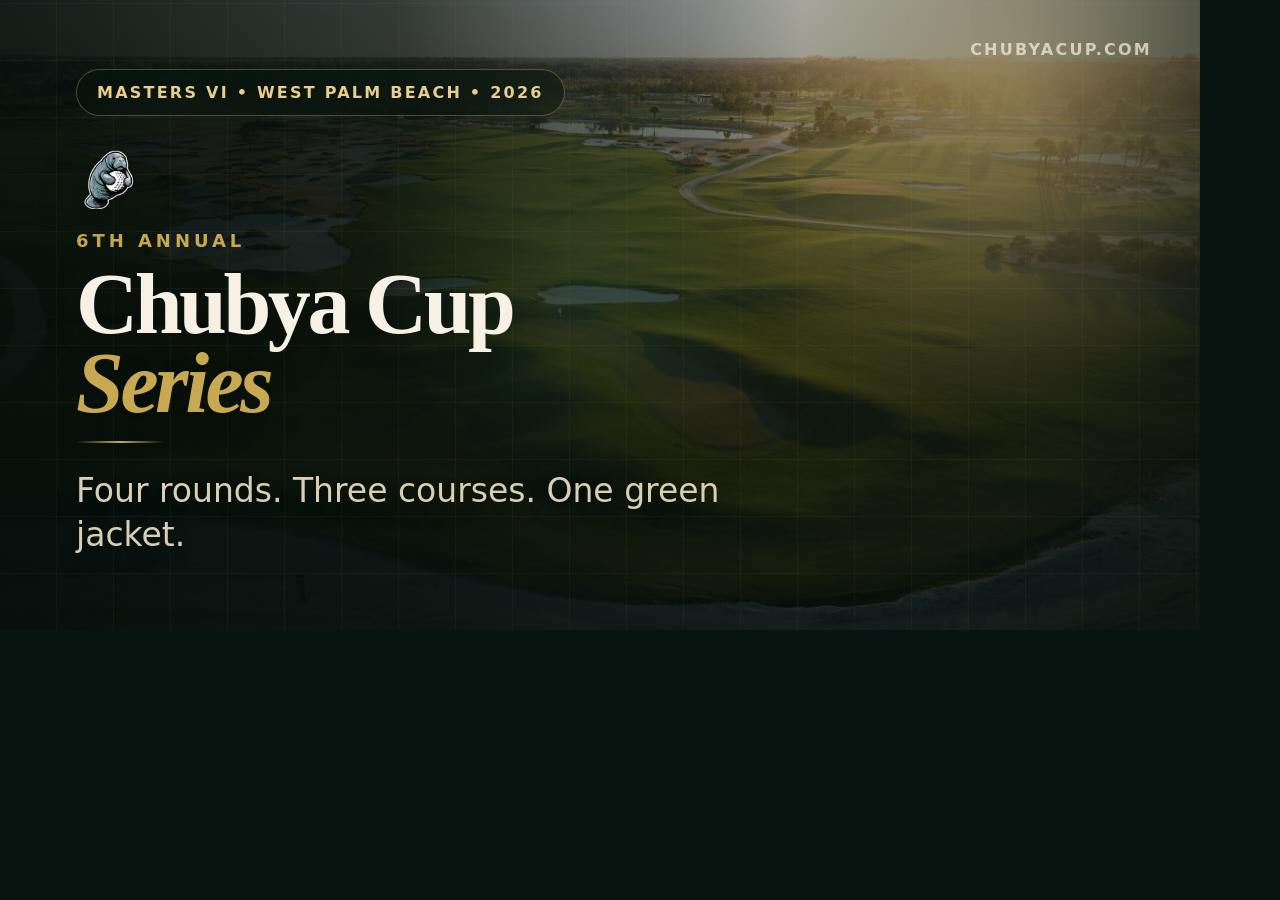
<file: social-preview.html>
<!DOCTYPE html>
<html lang="en">
<head>
  <meta charset="UTF-8" />
  <meta name="viewport" content="width=device-width, initial-scale=1.0" />
  <title>Chubya Cup Social Preview</title>
  <style>
    :root {
      --green-900: #07140f;
      --green-800: #0d2017;
      --green-700: #143123;
      --gold-500: #c8a951;
      --gold-300: #e8cf90;
      --gold-100: #f8f0d8;
      --text-primary: #f7f0e5;
      --text-secondary: #d9cfb5;
    }

    * {
      box-sizing: border-box;
      margin: 0;
      padding: 0;
    }

    body {
      width: 1200px;
      height: 630px;
      overflow: hidden;
      font-family: Georgia, serif;
      background: var(--green-900);
      color: var(--text-primary);
    }

    .frame {
      position: relative;
      width: 100%;
      height: 100%;
      overflow: hidden;
      background:
        linear-gradient(90deg, rgba(5, 14, 10, 0.92) 0%, rgba(5, 14, 10, 0.76) 33%, rgba(5, 14, 10, 0.24) 67%, rgba(5, 14, 10, 0.72) 100%),
        linear-gradient(180deg, rgba(5, 14, 10, 0.2) 0%, rgba(5, 14, 10, 0.82) 100%),
        url('images/apogee north.jpeg') center center / cover no-repeat;
    }

    .frame::before {
      content: "";
      position: absolute;
      inset: 0;
      background-image:
        repeating-linear-gradient(0deg, transparent, transparent 56px, rgba(200, 169, 81, 0.05) 56px, rgba(200, 169, 81, 0.05) 57px),
        repeating-linear-gradient(90deg, transparent, transparent 56px, rgba(200, 169, 81, 0.05) 56px, rgba(200, 169, 81, 0.05) 57px);
    }

    .sunwash {
      position: absolute;
      inset: 0;
      background:
        radial-gradient(circle at 84% 15%, rgba(247, 214, 133, 0.34) 0%, transparent 28%),
        radial-gradient(circle at 48% 42%, rgba(98, 148, 84, 0.18) 0%, transparent 30%);
    }

    .content {
      position: relative;
      z-index: 1;
      display: flex;
      flex-direction: column;
      justify-content: flex-end;
      align-items: flex-start;
      width: 100%;
      height: 100%;
      padding: 68px 76px 72px;
    }

    .kicker {
      display: inline-flex;
      align-items: center;
      gap: 12px;
      margin-bottom: 28px;
      padding: 13px 20px;
      border-radius: 999px;
      border: 1px solid rgba(232, 207, 144, 0.3);
      background: rgba(7, 20, 15, 0.46);
      color: var(--gold-300);
      font-family: system-ui, -apple-system, BlinkMacSystemFont, "Segoe UI", sans-serif;
      font-size: 16px;
      font-weight: 700;
      letter-spacing: 0.14em;
      text-transform: uppercase;
      backdrop-filter: blur(10px);
    }

    .mark {
      width: 68px;
      height: 68px;
      margin-bottom: 18px;
      object-fit: contain;
      filter: drop-shadow(0 12px 24px rgba(0, 0, 0, 0.3));
    }

    .eyebrow {
      margin-bottom: 14px;
      color: var(--gold-500);
      font-family: system-ui, -apple-system, BlinkMacSystemFont, "Segoe UI", sans-serif;
      font-size: 18px;
      font-weight: 700;
      letter-spacing: 0.22em;
      text-transform: uppercase;
    }

    h1 {
      max-width: 650px;
      margin-bottom: 18px;
      font-size: 86px;
      line-height: 0.92;
      letter-spacing: -0.04em;
      text-shadow: 0 14px 34px rgba(0, 0, 0, 0.28);
    }

    h1 span {
      display: block;
      color: var(--gold-500);
      font-style: italic;
    }

    .divider {
      width: 88px;
      height: 2px;
      margin-bottom: 26px;
      background: linear-gradient(90deg, transparent, var(--gold-500), transparent);
    }

    .subtitle {
      max-width: 680px;
      color: var(--text-secondary);
      font-family: system-ui, -apple-system, BlinkMacSystemFont, "Segoe UI", sans-serif;
      font-size: 33px;
      line-height: 1.35;
      text-shadow: 0 10px 24px rgba(0, 0, 0, 0.22);
    }

    .corner {
      position: absolute;
      top: 40px;
      right: 48px;
      color: rgba(248, 240, 216, 0.72);
      font-family: system-ui, -apple-system, BlinkMacSystemFont, "Segoe UI", sans-serif;
      font-size: 16px;
      font-weight: 600;
      letter-spacing: 0.14em;
      text-transform: uppercase;
    }
  </style>
</head>
<body>
  <div class="frame">
    <div class="sunwash"></div>
    <div class="corner">chubyacup.com</div>
    <div class="content">
      <div class="kicker">Masters VI • West Palm Beach • 2026</div>
      <img class="mark" src="images/manatee-logo.png" alt="Chubya Cup mark" />
      <div class="eyebrow">6th Annual</div>
      <h1>Chubya Cup <span>Series</span></h1>
      <div class="divider"></div>
      <div class="subtitle">Four rounds. Three courses. One green jacket.</div>
    </div>
  </div>
</body>
</html>
</file>
<file: styles.css>
/* ─── TOKENS ──────────────────────────────────────────── */
:root {
  --green-900: #081510;
  --green-800: #0d1f15;
  --green-700: #112618;
  --green-600: #163020;
  --green-500: #1e4530;
  --green-400: #2a6342;

  --gold-900: #7a5c1a;
  --gold-700: #a37e26;
  --gold-500: #c8a951;
  --gold-400: #d9bc70;
  --gold-300: #e8cf90;
  --gold-100: #f8f0d8;

  --navy-900: #071120;
  --navy-700: #0f2540;
  --navy-500: #1a3a5c;
  --navy-300: #2a5580;

  --spring-900: #071a10;
  --spring-700: #0f3020;
  --spring-500: #1a4a2e;
  --spring-300: #2a7048;

  --text-primary: #f5f0e8;
  --text-secondary: #c8bfa8;
  --text-muted: #8a7f6a;

  --font-accent: 'Cinzel', 'Times New Roman', serif;
  --font-display: 'Playfair Display', Georgia, serif;
  --font-ceremonial: 'Cormorant Garamond', 'Times New Roman', serif;
  --font-body: 'Inter', system-ui, sans-serif;

  --radius-sm: 4px;
  --radius-md: 8px;
  --radius-lg: 16px;
  --radius-xl: 24px;

  --shadow-gold: 0 0 40px rgba(200, 169, 81, 0.15);
  --shadow-card: 0 4px 24px rgba(0, 0, 0, 0.4);
  --shadow-inset: inset 0 1px 0 rgba(200, 169, 81, 0.2);
}

/* ─── RESET ───────────────────────────────────────────── */
*, *::before, *::after { box-sizing: border-box; margin: 0; padding: 0; }
html { scroll-behavior: smooth; }
body {
  font-family: var(--font-body);
  background: var(--green-800);
  color: var(--text-primary);
  line-height: 1.6;
  overflow-x: hidden;
}
img, svg { display: block; max-width: 100%; }
a { color: inherit; text-decoration: none; }
ul { list-style: none; }
button { cursor: pointer; border: none; background: none; font: inherit; }
.hidden { display: none !important; }

/* ─── CONTAINER ───────────────────────────────────────── */
.container {
  width: 100%;
  max-width: 1100px;
  margin: 0 auto;
  padding: 0 24px;
}

/* ─── NAV ─────────────────────────────────────────────── */
.nav {
  position: fixed;
  top: 0;
  left: 0;
  right: 0;
  z-index: 100;
  background: linear-gradient(180deg, rgba(6, 17, 12, 0.72) 0%, rgba(6, 17, 12, 0.5) 100%);
  backdrop-filter: blur(18px) saturate(125%);
  border-bottom: 1px solid rgba(200, 169, 81, 0.14);
  box-shadow: 0 12px 36px rgba(0, 0, 0, 0.16);
  transition: background 0.3s, border-color 0.3s;
}
.nav-inner {
  max-width: 1100px;
  margin: 0 auto;
  padding: 0 24px;
  height: 72px;
  display: flex;
  align-items: center;
  justify-content: space-between;
}
.nav-brand {
  display: flex;
  align-items: center;
  gap: 14px;
}
.nav-logo { font-size: 20px; }
.nav-title {
  font-family: var(--font-accent);
  font-weight: 600;
  font-size: 20px;
  color: var(--gold-300);
  letter-spacing: 0.01em;
  text-shadow: 0 4px 16px rgba(0, 0, 0, 0.22);
}
.nav-links {
  display: flex;
  align-items: center;
  gap: 26px;
}
.nav-links a {
  font-family: var(--font-accent);
  font-size: 12px;
  font-weight: 600;
  letter-spacing: 0.12em;
  text-transform: uppercase;
  color: rgba(248, 240, 216, 0.8);
  transition: color 0.2s, opacity 0.2s;
}
.nav-links a:hover {
  color: var(--gold-300);
  opacity: 1;
}
.nav-toggle {
  display: none;
  align-items: center;
  justify-content: center;
  color: var(--gold-300);
  padding: 4px;
  width: 40px;
  height: 40px;
}
.nav-toggle-cart {
  width: 24px;
  height: 24px;
  display: block;
  background-color: currentColor;
  -webkit-mask-image: url('images/golf-cart.svg?v=2026-04-13-cart-asset');
  mask-image: url('images/golf-cart.svg?v=2026-04-13-cart-asset');
  -webkit-mask-repeat: no-repeat;
  mask-repeat: no-repeat;
  -webkit-mask-position: center;
  mask-position: center;
  -webkit-mask-size: contain;
  mask-size: contain;
}

/* ─── HERO ────────────────────────────────────────────── */
.hero {
  position: relative;
  min-height: 100vh;
  display: flex;
  align-items: flex-end;
  justify-content: center;
  text-align: left;
  overflow: hidden;
}
.hero-bg {
  position: absolute;
  inset: 0;
  background:
    linear-gradient(90deg, rgba(5, 14, 10, 0.88) 0%, rgba(5, 14, 10, 0.74) 34%, rgba(5, 14, 10, 0.36) 64%, rgba(5, 14, 10, 0.72) 100%),
    linear-gradient(180deg, rgba(5, 14, 10, 0.28) 0%, rgba(5, 14, 10, 0.18) 22%, rgba(5, 14, 10, 0.78) 100%),
    url('images/apogee north.jpeg');
  background-size: cover;
  background-position: center center;
}
.hero-bg::before {
  content: '';
  position: absolute;
  inset: 0;
  background-image:
    repeating-linear-gradient(0deg, transparent, transparent 60px, rgba(200, 169, 81, 0.03) 60px, rgba(200, 169, 81, 0.03) 61px),
    repeating-linear-gradient(90deg, transparent, transparent 60px, rgba(200, 169, 81, 0.03) 60px, rgba(200, 169, 81, 0.03) 61px);
}
.hero-bg::after {
  content: '';
  position: absolute;
  inset: 0;
  background:
    radial-gradient(circle at 74% 18%, rgba(240, 207, 128, 0.26) 0%, transparent 28%),
    radial-gradient(circle at 36% 44%, rgba(98, 148, 84, 0.18) 0%, transparent 34%);
}
.hero-content {
  position: relative;
  z-index: 1;
  width: min(100%, 1180px);
  margin: 0 auto;
  padding: 132px 32px 88px;
  display: flex;
  flex-direction: column;
  align-items: flex-start;
}
.hero-eyebrow {
  font-size: 13px;
  font-weight: 600;
  letter-spacing: 0.2em;
  text-transform: uppercase;
  color: var(--gold-500);
  margin-bottom: 16px;
  text-shadow: 0 6px 20px rgba(0, 0, 0, 0.35);
}
.hero-title {
  font-family: var(--font-display);
  font-size: clamp(64px, 8vw, 108px);
  font-weight: 900;
  line-height: 0.95;
  color: var(--text-primary);
  letter-spacing: -0.02em;
  margin-bottom: 10px;
  text-shadow: 0 12px 40px rgba(0, 0, 0, 0.34);
}
.hero-series {
  color: var(--gold-400);
  font-style: italic;
}
.hero-divider {
  width: 80px;
  height: 2px;
  background: linear-gradient(90deg, transparent, var(--gold-500), transparent);
  margin: 28px 0;
}
.hero-subtitle {
  font-size: clamp(16px, 2.5vw, 22px);
  font-weight: 300;
  color: var(--text-secondary);
  letter-spacing: 0.06em;
  margin-bottom: 24px;
  max-width: 680px;
  text-shadow: 0 6px 20px rgba(0, 0, 0, 0.35);
}
.hero-actions {
  width: min(100%, 760px);
  margin: 0 0 40px;
  display: flex;
  align-items: center;
  justify-content: flex-start;
  gap: 14px;
  flex-wrap: wrap;
}
.hero-theme {
  display: inline-flex;
  align-items: center;
  justify-content: center;
  gap: 10px;
  background: rgba(8, 21, 16, 0.44);
  border: 1px solid rgba(200, 169, 81, 0.3);
  border-radius: 100px;
  padding: 10px 20px;
  font-size: 14px;
  color: var(--gold-300);
  min-height: 54px;
  white-space: nowrap;
  flex: 0 1 auto;
  backdrop-filter: blur(8px);
  box-shadow: 0 12px 28px rgba(0, 0, 0, 0.18);
}
/* ─── MANATEE LOGO ────────────────────────────────────── */
.hero-crest {
  margin-bottom: 26px;
}
.hero-crest-img {
  width: 110px;
  height: 110px;
  object-fit: contain;
  margin: 0;
  filter: drop-shadow(0 10px 30px rgba(0, 0, 0, 0.34));
}
.hero-manatee-img {
  width: 24px;
  height: 24px;
  object-fit: contain;
}
.nav-manatee {
  width: 26px;
  height: 26px;
  object-fit: contain;
  vertical-align: middle;
}
.footer-manatee {
  width: 40px;
  height: 40px;
  object-fit: contain;
}
.hero-cta {
  display: inline-flex;
  align-items: center;
  justify-content: center;
  background: linear-gradient(135deg, var(--gold-500), var(--gold-700));
  color: var(--green-900);
  font-size: 14px;
  font-weight: 700;
  letter-spacing: 0.1em;
  text-transform: uppercase;
  padding: 14px 36px;
  border-radius: 100px;
  transition: transform 0.2s, box-shadow 0.2s;
  box-shadow: 0 12px 28px rgba(200, 169, 81, 0.28);
  min-height: 54px;
  min-width: 248px;
  text-align: center;
}
.hero-cta:hover {
  transform: translateY(-2px);
  box-shadow: 0 8px 32px rgba(200, 169, 81, 0.5);
}
.hero-scroll {
  position: absolute;
  bottom: 32px;
  left: 50%;
  transform: translateX(-50%);
  font-size: 22px;
  color: var(--gold-700);
  animation: bounce 2s ease-in-out infinite;
}
@keyframes bounce {
  0%, 100% { transform: translateX(-50%) translateY(0); }
  50% { transform: translateX(-50%) translateY(8px); }
}

/* ─── SECTIONS ────────────────────────────────────────── */
.section { padding: 96px 0; }
.section-dark { background: var(--green-800); }
.section-mid {
  background: var(--green-700);
  position: relative;
}
.section-mid::before {
  content: '';
  position: absolute;
  inset: 0;
  background-image:
    repeating-linear-gradient(0deg, transparent, transparent 80px, rgba(200, 169, 81, 0.015) 80px, rgba(200, 169, 81, 0.015) 81px),
    repeating-linear-gradient(90deg, transparent, transparent 80px, rgba(200, 169, 81, 0.015) 80px, rgba(200, 169, 81, 0.015) 81px);
  pointer-events: none;
  z-index: 0;
}
.section-mid > .container {
  position: relative;
  z-index: 1;
}

.section-header {
  text-align: center;
  margin-bottom: 56px;
}
.section-eyebrow {
  font-size: 12px;
  font-weight: 600;
  letter-spacing: 0.2em;
  text-transform: uppercase;
  color: var(--gold-500);
  margin-bottom: 12px;
}
.section-title {
  font-family: var(--font-display);
  font-size: clamp(32px, 5vw, 52px);
  font-weight: 700;
  line-height: 1.1;
  margin-bottom: 16px;
  background: linear-gradient(135deg, var(--gold-100), var(--gold-300), var(--gold-400));
  -webkit-background-clip: text;
  -webkit-text-fill-color: transparent;
  background-clip: text;
}
.section-eyebrow::before {
  content: '';
  display: block;
  width: 40px;
  height: 1px;
  background: var(--gold-500);
  margin: 0 auto 12px;
}
.section-desc {
  font-size: 16px;
  color: var(--text-secondary);
  max-width: 600px;
  margin: 0 auto;
  line-height: 1.7;
}

/* ─── SCHEDULE ────────────────────────────────────────── */
.schedule-grid {
  display: grid;
  grid-template-columns: repeat(auto-fit, minmax(220px, 1fr));
  gap: 16px;
}
.schedule-card {
  background: rgba(255, 255, 255, 0.04);
  border: 1px solid rgba(200, 169, 81, 0.15);
  border-radius: var(--radius-lg);
  position: relative;
  overflow: hidden;
  cursor: pointer;
  transition: border-color 0.2s, transform 0.2s, box-shadow 0.2s;
}
.schedule-card:hover,
.schedule-card:focus-visible {
  border-color: rgba(200, 169, 81, 0.4);
  transform: translateY(-3px);
  box-shadow: var(--shadow-card);
  outline: none;
}
.schedule-card--active {
  border-color: rgba(200, 169, 81, 0.5);
  background: rgba(200, 169, 81, 0.06);
  box-shadow: var(--shadow-gold);
}
.schedule-card--final {
  border-color: rgba(200, 169, 81, 0.35);
  background: rgba(200, 169, 81, 0.05);
}
.schedule-card-media {
  position: absolute;
  inset: 0 0 auto;
  height: 112px;
  background-size: cover;
  background-position: center center;
}
.schedule-card::before {
  content: '';
  position: absolute;
  inset: 0;
  background:
    linear-gradient(180deg, rgba(7, 17, 32, 0.22) 0%, rgba(7, 17, 32, 0.58) 110px, rgba(7, 17, 32, 0) 110px),
    linear-gradient(180deg, rgba(7, 17, 32, 0) 0%, rgba(7, 17, 32, 0.92) 100%);
  pointer-events: none;
}
.schedule-card-content {
  position: relative;
  z-index: 1;
  padding: 132px 24px 28px;
  min-height: 292px;
  display: flex;
  flex-direction: column;
}
.schedule-day {
  font-size: 11px;
  font-weight: 600;
  letter-spacing: 0.15em;
  text-transform: uppercase;
  color: var(--gold-500);
  margin-bottom: 10px;
}
.schedule-event {
  font-family: var(--font-display);
  font-size: 20px;
  font-weight: 700;
  color: var(--text-primary);
  margin-bottom: 8px;
  line-height: 1.2;
}
.schedule-course {
  font-size: 14px;
  color: var(--text-secondary);
  margin-bottom: 6px;
}
.course-link {
  display: inline-flex;
  align-items: center;
  justify-content: center;
  width: fit-content;
  min-height: 40px;
  padding: 10px 16px;
  border-radius: 999px;
  border: 1px solid rgba(200, 169, 81, 0.28);
  background: rgba(7, 17, 32, 0.34);
  color: var(--gold-300);
  font-size: 11px;
  font-weight: 700;
  letter-spacing: 0.14em;
  text-transform: uppercase;
  transition: transform 0.2s, border-color 0.2s, background 0.2s, color 0.2s;
}
.course-link:hover {
  transform: translateY(-1px);
  border-color: rgba(200, 169, 81, 0.5);
  background: rgba(200, 169, 81, 0.12);
  color: var(--gold-100);
}
.course-link--inline {
  margin-bottom: 16px;
}
.schedule-time {
  font-size: 13px;
  color: var(--text-muted);
  margin-bottom: 18px;
}
.schedule-badge {
  display: inline-block;
  font-size: 11px;
  font-weight: 600;
  letter-spacing: 0.08em;
  text-transform: uppercase;
  background: rgba(200, 169, 81, 0.15);
  color: var(--gold-400);
  padding: 4px 12px;
  border-radius: 100px;
  margin-top: auto;
}
.schedule-badge--gold {
  background: var(--gold-500);
  color: var(--green-900);
}

/* ─── RULES ───────────────────────────────────────────── */
.section-rules {
  background: linear-gradient(180deg, rgba(13, 31, 21, 0.96) 0%, rgba(17, 38, 24, 0.98) 100%);
}
.rules-shell {
  padding: 0;
}
.rules-shell-top {
  display: flex;
  align-items: flex-end;
  justify-content: space-between;
  gap: 24px;
  margin-bottom: 28px;
}
.rules-shell-copy {
  max-width: 700px;
}
.rules-eyebrow::before {
  margin-left: 0;
  margin-right: 0;
}
.rules-title {
  margin-bottom: 12px;
}
.rules-desc {
  margin: 0;
  max-width: 64ch;
}
.rules-actions {
  display: flex;
  flex-wrap: wrap;
  align-items: center;
  justify-content: flex-end;
  gap: 10px;
}
.rules-actions-label {
  width: 100%;
  font-size: 10px;
  font-weight: 700;
  letter-spacing: 0.18em;
  text-transform: uppercase;
  color: var(--text-muted);
  text-align: right;
}
.rules-actions .course-link {
  min-width: 164px;
  background: rgba(7, 17, 32, 0.58);
}
.rules-actions--bottom {
  margin-top: 24px;
  justify-content: flex-start;
}
.rules-actions--bottom .rules-actions-label {
  text-align: left;
}
.rule-item {
  border-radius: var(--radius-xl);
  border: 1px solid rgba(200, 169, 81, 0.12);
  background: linear-gradient(180deg, rgba(19, 44, 30, 0.96) 0%, rgba(12, 31, 20, 0.98) 100%);
  box-shadow: inset 0 1px 0 rgba(255, 255, 255, 0.03);
}
.rule-item summary {
  list-style: none;
}
.rule-item summary::-webkit-details-marker {
  display: none;
}
.rule-summary-icon {
  display: flex;
  align-items: center;
  justify-content: center;
  width: 28px;
  height: 28px;
  border-radius: 50%;
  background: rgba(200, 169, 81, 0.1);
  border: 1px solid rgba(200, 169, 81, 0.2);
  flex-shrink: 0;
  transition: background 0.2s;
}
.rule-item:hover .rule-summary-icon {
  background: rgba(200, 169, 81, 0.16);
}
.rule-summary-icon::after {
  content: '';
  display: block;
  width: 8px;
  height: 8px;
  border-right: 2px solid var(--gold-400);
  border-bottom: 2px solid var(--gold-400);
  transform: rotate(45deg) translate(-1px, -2px);
  transition: transform 0.22s ease;
}
.rule-item[open] .rule-summary-icon::after {
  transform: rotate(225deg) translate(-1px, -2px);
}
.rules-listing {
  display: grid;
  gap: 12px;
  padding: 0;
}
.rules-principle {
  display: grid;
  gap: 16px;
  padding: 18px 20px;
  border-radius: var(--radius-xl);
  border: 1px solid rgba(200, 169, 81, 0.12);
  background: linear-gradient(180deg, rgba(19, 44, 30, 0.96) 0%, rgba(12, 31, 20, 0.98) 100%);
  box-shadow: inset 0 1px 0 rgba(255, 255, 255, 0.03);
}
.rules-principle-text {
  max-width: 72ch;
  font-size: 15px;
  line-height: 1.7;
  color: var(--text-secondary);
}
.rule-item {
  overflow: hidden;
}
.rule-summary {
  display: flex;
  align-items: center;
  justify-content: space-between;
  gap: 18px;
  padding: 18px 20px;
  cursor: pointer;
}
.rule-summary-main {
  display: flex;
  align-items: center;
  gap: 16px;
  min-width: 0;
  flex: 1;
}
.rule-summary-copy {
  display: grid;
  gap: 4px;
  min-width: 0;
}
.rule-summary-title {
  font-family: var(--font-display);
  font-size: clamp(24px, 2.6vw, 34px);
  line-height: 1;
  color: var(--text-primary);
}
.rule-summary-tag {
  font-size: 11px;
  font-weight: 700;
  letter-spacing: 0.16em;
  text-transform: uppercase;
  color: var(--text-muted);
}
.rules-number {
  display: inline-flex;
  align-items: center;
  justify-content: center;
  min-width: 40px;
  min-height: 28px;
  padding: 4px 10px;
  border-radius: 999px;
  background: rgba(200, 169, 81, 0.12);
  color: var(--gold-300);
  font-size: 10px;
  font-weight: 800;
  letter-spacing: 0.12em;
  text-transform: uppercase;
}
.rule-body {
  display: grid;
  gap: 14px;
  padding: 0 20px 18px 76px;
}
.rule-body--split {
  grid-template-columns: minmax(0, 1fr) minmax(240px, 0.9fr);
  align-items: start;
}
.rules-list {
  list-style: none;
  padding-left: 0;
  display: grid;
  gap: 10px;
  color: var(--text-secondary);
  line-height: 1.6;
  font-size: 15px;
}
.rules-list li {
  position: relative;
  padding-left: 16px;
}
.rules-list li::before {
  content: '';
  position: absolute;
  left: 0;
  top: 0.72em;
  width: 5px;
  height: 5px;
  border-radius: 50%;
  background: var(--gold-400);
}
.rules-note {
  margin-top: 12px;
  padding-top: 12px;
  border-top: 1px solid rgba(200, 169, 81, 0.12);
  font-size: 14px;
  line-height: 1.6;
  color: var(--text-muted);
}
.rules-spirit-callout {
  padding: 16px 18px;
  border-radius: var(--radius-lg);
  background: rgba(200, 169, 81, 0.08);
  border: 1px solid rgba(200, 169, 81, 0.12);
  color: var(--text-secondary);
  line-height: 1.65;
  font-size: 15px;
}
.rules-list strong,
.rules-note strong,
.rules-spirit-callout strong {
  color: var(--text-primary);
}
.rules-list sup {
  font-size: 0.62em;
  vertical-align: super;
  letter-spacing: 0.04em;
}

/* ─── TEAMS ───────────────────────────────────────────── */
.teams-container {
  display: flex;
  align-items: stretch;
  gap: 0;
  margin-bottom: 56px;
  position: relative;
}
.team-card {
  flex: 1;
  border-radius: var(--radius-xl);
  overflow: hidden;
  box-shadow: var(--shadow-card), var(--shadow-inset);
}
.team-card--breakers {
  background: linear-gradient(160deg, var(--navy-700) 0%, var(--navy-900) 100%);
  border: 1px solid rgba(100, 150, 220, 0.25);
  border-radius: var(--radius-xl) 0 0 var(--radius-xl);
}
.team-card--springbreakers {
  background: linear-gradient(160deg, var(--spring-700) 0%, var(--spring-900) 100%);
  border: 1px solid rgba(80, 180, 100, 0.25);
  border-radius: 0 var(--radius-xl) var(--radius-xl) 0;
}
.team-header {
  position: relative;
  display: flex;
  flex-direction: column;
  justify-content: flex-end;
  padding: 132px 32px 18px;
  min-height: 300px;
  overflow: hidden;
  text-align: center;
}

/* ─── TEAM PHOTOS ─────────────────────────────────────── */
.team-photo {
  position: absolute;
  inset: 0;
  background-size: cover;
  background-position: center 22%;
  z-index: 0;
}
.team-photo::after {
  content: '';
  position: absolute;
  inset: 0;
}
.team-card--breakers .team-photo::after {
  background: linear-gradient(
    180deg,
    rgba(15, 37, 64, 0.08) 0%,
    rgba(7, 17, 32, 0.28) 48%,
    rgba(7, 17, 32, 0.78) 82%,
    rgba(7, 17, 32, 0.95) 100%
  );
}
.team-card--springbreakers .team-photo::after {
  background: linear-gradient(
    180deg,
    rgba(15, 48, 32, 0.08) 0%,
    rgba(7, 26, 16, 0.28) 48%,
    rgba(7, 26, 16, 0.78) 82%,
    rgba(7, 26, 16, 0.95) 100%
  );
}
.team-wave {
  position: absolute;
  bottom: 0;
  left: 0;
  right: 0;
  height: 60px;
  color: rgba(100, 150, 220, 0.4);
}
.team-palm {
  position: absolute;
  top: 16px;
  right: 20px;
  width: 60px;
  height: 60px;
  color: rgba(80, 180, 100, 0.5);
}
.team-name {
  font-family: var(--font-display);
  font-size: clamp(22px, 3vw, 30px);
  font-weight: 700;
  color: var(--text-primary);
  margin-top: auto;
  margin-bottom: 6px;
  position: relative;
  z-index: 1;
  text-shadow: 0 4px 24px rgba(0, 0, 0, 0.45);
}
.team-card--breakers .team-name { color: #a8c8f0; }
.team-card--springbreakers .team-name { color: #90d4a8; }
.team-motto {
  font-size: 13px;
  color: var(--text-muted);
  font-style: italic;
  position: relative;
  z-index: 1;
  text-shadow: 0 2px 12px rgba(0, 0, 0, 0.35);
}
.course-spotlight {
  position: relative;
  overflow: hidden;
  border-radius: var(--radius-xl);
  border: 1px solid rgba(200, 169, 81, 0.16);
  background: rgba(255, 255, 255, 0.03);
  box-shadow: var(--shadow-card);
  margin-bottom: 28px;
}
.course-spotlight--wide {
  min-height: 280px;
  margin-bottom: 32px;
}
.course-gallery {
  display: grid;
  grid-template-columns: 1fr 1fr;
  gap: 12px;
  margin: -36px -36px 28px;
}
.course-spotlight--compact {
  min-height: 210px;
  margin-bottom: 0;
  border-radius: 0;
  border-left: none;
  border-right: none;
  border-top: none;
}
.course-spotlight--finale {
  border-color: rgba(200, 169, 81, 0.24);
}
.course-spotlight-media {
  position: absolute;
  inset: 0;
  background-size: cover;
  background-position: center center;
}
.course-spotlight::before {
  content: '';
  position: absolute;
  inset: 0;
  background: linear-gradient(180deg, rgba(7, 17, 32, 0.08) 0%, rgba(7, 17, 32, 0.32) 46%, rgba(7, 17, 32, 0.94) 100%);
  z-index: 0;
}
.course-spotlight-copy {
  position: relative;
  z-index: 1;
  min-height: inherit;
  display: flex;
  flex-direction: column;
  justify-content: flex-end;
  padding: 24px 24px 22px;
}
.course-spotlight-label {
  font-size: 10px;
  font-weight: 700;
  letter-spacing: 0.16em;
  text-transform: uppercase;
  color: var(--gold-500);
  margin-bottom: 8px;
}
.course-spotlight-title {
  font-family: var(--font-display);
  font-size: clamp(24px, 3vw, 34px);
  font-weight: 700;
  color: var(--text-primary);
  margin-bottom: 6px;
  text-shadow: 0 10px 30px rgba(0, 0, 0, 0.35);
}
.course-spotlight-meta {
  font-size: 14px;
  color: var(--text-secondary);
  margin-bottom: 14px;
}
.team-roster {
  padding: 8px 32px 32px;
  display: flex;
  flex-direction: column;
  align-items: center;
}
.team-player {
  display: flex;
  align-items: center;
  gap: 14px;
  padding: 12px 0;
  border-bottom: 1px solid rgba(255, 255, 255, 0.06);
  font-size: 18px;
  font-weight: 500;
  color: var(--text-primary);
  letter-spacing: 0.01em;
  width: 160px;
}
.team-player:last-child { border-bottom: none; }
.player-num {
  width: 28px;
  height: 28px;
  display: flex;
  align-items: center;
  justify-content: center;
  border-radius: 50%;
  font-size: 12px;
  font-weight: 700;
  flex-shrink: 0;
}
.team-card--breakers .player-num {
  background: rgba(100, 150, 220, 0.2);
  color: #a8c8f0;
  border: 1px solid rgba(100, 150, 220, 0.3);
}
.team-card--springbreakers .player-num {
  background: rgba(80, 180, 100, 0.2);
  color: #90d4a8;
  border: 1px solid rgba(80, 180, 100, 0.3);
}

.vs-badge {
  position: absolute;
  left: 50%;
  top: 50%;
  transform: translate(-50%, -50%);
  z-index: 10;
  width: 60px;
  height: 60px;
  background: linear-gradient(135deg, var(--gold-500), var(--gold-700));
  border-radius: 50%;
  display: flex;
  align-items: center;
  justify-content: center;
  font-family: var(--font-display);
  font-size: 16px;
  font-weight: 900;
  color: var(--green-900);
  box-shadow:
    0 4px 20px rgba(200, 169, 81, 0.5),
    0 0 0 3px var(--green-700),
    0 0 0 5px rgba(200, 169, 81, 0.4);
}

/* ─── MATCHUPS ────────────────────────────────────────── */
.matchups {
  background: rgba(255, 255, 255, 0.03);
  border: 1px solid rgba(200, 169, 81, 0.15);
  border-radius: var(--radius-lg);
  padding: 32px;
}
.matchups-title {
  font-family: var(--font-display);
  font-size: 20px;
  font-weight: 600;
  color: var(--gold-400);
  margin-bottom: 20px;
  text-align: center;
}
.matchup-grid {
  display: grid;
  grid-template-columns: repeat(auto-fit, minmax(220px, 1fr));
  gap: 12px;
  margin-bottom: 16px;
}
.matchup {
  display: flex;
  align-items: center;
  justify-content: center;
  gap: 12px;
  background: rgba(255, 255, 255, 0.04);
  border-radius: var(--radius-md);
  padding: 14px 16px;
  font-size: 15px;
  font-weight: 500;
}
.matchup-player { flex: 1; text-align: center; }
.matchup-player--breakers { color: #a8c8f0; }
.matchup-player--spring { color: #90d4a8; }
.matchup-sep {
  font-size: 12px;
  color: var(--gold-500);
  font-weight: 700;
  flex-shrink: 0;
}
.matchups-note {
  font-size: 13px;
  color: var(--text-muted);
  text-align: center;
  font-style: italic;
}

/* ─── ROUNDS ──────────────────────────────────────────── */
.rounds-grid {
  display: grid;
  grid-template-columns: 1fr 1fr;
  gap: 24px;
}
.round-card {
  background: rgba(255, 255, 255, 0.04);
  border: 1px solid rgba(200, 169, 81, 0.15);
  border-radius: var(--radius-xl);
  padding: 36px;
  overflow: hidden;
}
.round-card--gold {
  border-color: rgba(200, 169, 81, 0.4);
  border-top: 2px solid var(--gold-500);
  background: rgba(200, 169, 81, 0.05);
  box-shadow: var(--shadow-gold);
}
.round-number {
  font-size: 11px;
  font-weight: 700;
  letter-spacing: 0.15em;
  text-transform: uppercase;
  color: var(--text-muted);
  margin-bottom: 10px;
}
.round-number--gold { color: var(--gold-500); }
.round-name {
  font-family: var(--font-display);
  font-size: clamp(22px, 3vw, 30px);
  font-weight: 700;
  color: var(--text-primary);
  margin-bottom: 8px;
  line-height: 1.2;
}
.round-meta {
  font-size: 13px;
  color: var(--text-muted);
  margin-bottom: 24px;
}
.round-format-title {
  font-size: 12px;
  font-weight: 600;
  letter-spacing: 0.1em;
  text-transform: uppercase;
  color: var(--gold-500);
  margin-bottom: 14px;
}
.round-rules {
  display: flex;
  flex-direction: column;
  gap: 10px;
  margin-bottom: 24px;
}
.round-rules li {
  display: flex;
  align-items: baseline;
  gap: 12px;
  font-size: 14px;
}
.rule-hole {
  font-weight: 700;
  color: var(--gold-400);
  min-width: 70px;
  flex-shrink: 0;
}
.rule-desc { color: var(--text-secondary); }
.round-teams, .round-groups {
  display: flex;
  flex-direction: column;
  gap: 10px;
  margin-bottom: 20px;
}
.round-team {
  display: flex;
  align-items: center;
  gap: 10px;
  font-size: 14px;
  color: var(--text-secondary);
}
.round-team-dot {
  width: 8px;
  height: 8px;
  border-radius: 50%;
  flex-shrink: 0;
}
.round-team-dot--a { background: #90d4a8; }
.round-team-dot--b { background: #a8c8f0; }
.round-group-row {
  display: flex;
  align-items: center;
  gap: 12px;
  font-size: 14px;
  color: var(--text-secondary);
}
.group-label {
  font-size: 11px;
  font-weight: 700;
  letter-spacing: 0.1em;
  text-transform: uppercase;
  color: var(--gold-500);
  min-width: 64px;
}
.green-jacket {
  display: flex;
  align-items: center;
  gap: 10px;
  margin-top: 20px;
  padding-top: 20px;
  border-top: 1px solid rgba(200, 169, 81, 0.2);
  font-size: 14px;
  font-weight: 600;
  color: var(--gold-400);
}
.green-jacket-icon { font-size: 20px; }

/* ─── HISTORY ─────────────────────────────────────────── */
.history-tabs {
  display: flex;
  justify-content: center;
  gap: 8px;
  margin-bottom: 32px;
}
.history-tab {
  padding: 10px 24px;
  border-radius: 100px;
  font-size: 13px;
  font-weight: 600;
  letter-spacing: 0.06em;
  text-transform: uppercase;
  color: var(--text-muted);
  border: 1px solid rgba(200, 169, 81, 0.2);
  transition: all 0.2s;
}
.history-tab:hover { color: var(--gold-400); border-color: rgba(200, 169, 81, 0.4); }
.history-tab--active {
  background: rgba(200, 169, 81, 0.15);
  color: var(--gold-400);
  border-color: rgba(200, 169, 81, 0.5);
}
.history-table-wrap {
  max-width: 600px;
  margin: 0 auto 48px;
}
.history-table {
  width: 100%;
  border-collapse: collapse;
  font-size: 15px;
}
.history-table th {
  text-align: left;
  padding: 12px 16px;
  font-size: 11px;
  font-weight: 700;
  letter-spacing: 0.12em;
  text-transform: uppercase;
  color: var(--gold-500);
  border-bottom: 1px solid rgba(200, 169, 81, 0.25);
}
.history-table td {
  padding: 16px 16px;
  color: var(--text-secondary);
  border-bottom: 1px solid rgba(255, 255, 255, 0.06);
}
.history-table tr:last-child td { border-bottom: none; }
.history-row--latest td {
  background: rgba(200, 169, 81, 0.06);
}
.history-row--latest td:first-child {
  border-left: 3px solid var(--gold-500);
}
.champ-name {
  font-weight: 700;
  color: var(--text-primary);
  font-size: 17px;
}
.history-stats {
  display: grid;
  grid-template-columns: repeat(4, 1fr);
  gap: 16px;
  max-width: 800px;
  margin: 0 auto;
}
.stat-card {
  text-align: center;
  background: rgba(255, 255, 255, 0.03);
  border: 1px solid rgba(200, 169, 81, 0.15);
  border-radius: var(--radius-lg);
  padding: 28px 16px;
}
.stat-number {
  font-family: var(--font-display);
  font-size: 48px;
  font-weight: 900;
  color: var(--gold-400);
  line-height: 1;
  margin-bottom: 8px;
}
.stat-label {
  font-size: 12px;
  font-weight: 500;
  letter-spacing: 0.08em;
  text-transform: uppercase;
  color: var(--text-muted);
}

/* ─── PLAYERS ─────────────────────────────────────────── */
.players-grid {
  display: grid;
  grid-template-columns: repeat(auto-fill, minmax(150px, 1fr));
  gap: 16px;
}
.player-card {
  background: rgba(255, 255, 255, 0.04);
  border: 1px solid rgba(200, 169, 81, 0.12);
  border-radius: var(--radius-lg);
  padding: 28px 16px;
  text-align: center;
  transition: border-color 0.2s, transform 0.2s;
}
.player-card:hover {
  border-color: rgba(200, 169, 81, 0.35);
  transform: translateY(-3px);
}
.player-card--solo {
  border-style: dashed;
}
.player-avatar {
  width: 56px;
  height: 56px;
  border-radius: 50%;
  display: flex;
  align-items: center;
  justify-content: center;
  font-family: var(--font-display);
  font-size: 22px;
  font-weight: 700;
  margin: 0 auto 14px;
}
.player-avatar--b  { background: rgba(26,58,92,0.8);  color: #a8c8f0; border: 2px solid rgba(100,150,220,0.4); }
.player-avatar--g  { background: rgba(26,58,92,0.8);  color: #a8c8f0; border: 2px solid rgba(100,150,220,0.4); }
.player-avatar--c  { background: rgba(26,58,92,0.8);  color: #a8c8f0; border: 2px solid rgba(100,150,220,0.4); }
.player-avatar--ch { background: rgba(26,58,92,0.8);  color: #a8c8f0; border: 2px solid rgba(100,150,220,0.4); }
.player-avatar--ba { background: rgba(26,74,46,0.8);  color: #90d4a8; border: 2px solid rgba(80,180,100,0.4); }
.player-avatar--j  { background: rgba(26,74,46,0.8);  color: #90d4a8; border: 2px solid rgba(80,180,100,0.4); }
.player-avatar--pi { background: rgba(26,74,46,0.8);  color: #90d4a8; border: 2px solid rgba(80,180,100,0.4); }
.player-avatar--pe { background: rgba(26,74,46,0.8);  color: #90d4a8; border: 2px solid rgba(80,180,100,0.4); }
.player-avatar--a  { background: rgba(80,60,20,0.6);  color: var(--gold-300); border: 2px solid rgba(200,169,81,0.3); }
.player-name {
  font-family: var(--font-display);
  font-size: 18px;
  font-weight: 700;
  color: var(--text-primary);
  margin-bottom: 6px;
}
.player-team {
  font-size: 11px;
  font-weight: 600;
  letter-spacing: 0.08em;
  text-transform: uppercase;
  padding: 3px 10px;
  border-radius: 100px;
  display: inline-block;
}
.team-tag--breakers {
  background: rgba(100, 150, 220, 0.15);
  color: #a8c8f0;
}
.team-tag--spring {
  background: rgba(80, 180, 100, 0.15);
  color: #90d4a8;
}
.team-tag--solo {
  background: rgba(200, 169, 81, 0.12);
  color: var(--gold-400);
}

/* ─── WELCOME ─────────────────────────────────────────── */
.welcome-inner {
  max-width: 1100px;
  margin: 0 auto;
  text-align: center;
}
.welcome-badge {
  display: inline-block;
  font-size: 11px;
  font-weight: 700;
  letter-spacing: 0.2em;
  text-transform: uppercase;
  background: linear-gradient(135deg, var(--gold-500), var(--gold-700));
  color: var(--green-900);
  padding: 5px 16px;
  border-radius: 100px;
  margin-bottom: 18px;
}
.welcome-title {
  font-family: var(--font-ceremonial);
  font-size: clamp(34px, 5vw, 56px);
  font-weight: 700;
  letter-spacing: 0.01em;
  color: var(--text-primary);
  margin-bottom: 14px;
  line-height: 1.05;
  text-wrap: balance;
}
.welcome-title-bottom {
  white-space: nowrap;
}
.welcome-intro {
  max-width: 620px;
  margin: 0 auto 48px;
  color: var(--text-muted);
  font-size: 15px;
  letter-spacing: 0.08em;
  text-transform: uppercase;
}

/* ─── Opening Address ─── */
.w-address {
  display: flex;
  flex-direction: column;
  align-items: center;
  margin-bottom: 64px;
}
.w-eyebrow {
  font-size: 11px;
  font-weight: 700;
  letter-spacing: 0.18em;
  text-transform: uppercase;
  color: var(--gold-500);
  margin-bottom: 20px;
}
.welcome-quote {
  font-family: var(--font-display);
  font-size: clamp(26px, 3.2vw, 38px);
  font-style: italic;
  color: var(--gold-100);
  line-height: 1.42;
  text-wrap: balance;
  max-width: 900px;
  margin-bottom: 32px;
}
.welcome-divider {
  width: 92px;
  height: 2px;
  background: linear-gradient(90deg, rgba(200, 169, 81, 0.08), rgba(200, 169, 81, 0.65), rgba(200, 169, 81, 0.08));
}

/* ─── Chair's Decree ─── */
.w-decree {
  display: flex;
  flex-direction: column;
  align-items: center;
  max-width: 660px;
  margin: 0 auto 64px;
}
.decree-photo {
  width: 110px;
  height: 110px;
  border-radius: 50%;
  object-fit: contain;
  background: rgba(0, 0, 0, 0.25);
  border: 2px solid rgba(200, 169, 81, 0.5);
  box-shadow: 0 0 0 5px rgba(200, 169, 81, 0.1), 0 12px 32px rgba(0, 0, 0, 0.4);
  margin-bottom: 22px;
}
.decree-heading {
  display: flex;
  align-items: center;
  gap: 14px;
  width: 100%;
  margin-bottom: 22px;
}
.decree-rule {
  flex: 1;
  min-width: 112px;
  height: 28px;
  background-color: var(--gold-500);
  -webkit-mask-image: url('images/gold_ornamental_flourish.svg?v=2026-04-13-decree-asset');
  mask-image: url('images/gold_ornamental_flourish.svg?v=2026-04-13-decree-asset');
  -webkit-mask-repeat: no-repeat;
  mask-repeat: no-repeat;
  -webkit-mask-position: center;
  mask-position: center;
  -webkit-mask-size: contain;
  mask-size: contain;
  opacity: 0.82;
}
.decree-rule--right {
  transform: scaleX(-1);
}
.decree-label {
  font-size: 11px;
  font-weight: 700;
  letter-spacing: 0.22em;
  text-transform: uppercase;
  color: var(--gold-400);
  white-space: nowrap;
}
.decree-body {
  font-size: 19px;
  line-height: 1.8;
  color: var(--text-secondary);
  text-align: center;
}
.decree-body strong {
  color: var(--text-primary);
  font-weight: 600;
}
.decree-acclaim {
  display: block;
  margin-top: 10px;
  font-family: var(--font-ceremonial);
  font-size: clamp(24px, 3.2vw, 32px);
  font-weight: 700;
  line-height: 1.15;
  letter-spacing: 0.02em;
  color: var(--gold-300);
  text-wrap: balance;
}

/* ─── 2025 Honors ─── */
.w-honors {
  display: flex;
  flex-direction: column;
  align-items: center;
  margin-bottom: 52px;
}
.honors-row {
  display: flex;
  align-items: center;
  justify-content: center;
  width: 100%;
  max-width: 860px;
}
.honor-entry {
  flex: 1;
  display: flex;
  flex-direction: column;
  align-items: center;
  gap: 6px;
  padding: 0 28px;
}
.honor-name {
  font-family: var(--font-display);
  font-size: clamp(18px, 2.2vw, 24px);
  font-weight: 700;
  color: var(--gold-300);
  line-height: 1.2;
}
.honor-role {
  font-size: 11px;
  letter-spacing: 0.1em;
  text-transform: uppercase;
  color: var(--text-muted);
}
.honor-divider {
  width: 1px;
  height: 56px;
  background: rgba(200, 169, 81, 0.22);
  flex-shrink: 0;
}

.welcome-body {
  font-size: 17px;
  color: var(--text-secondary);
  line-height: 1.8;
  margin-bottom: 0;
  text-align: left;
}
.welcome-body strong { color: var(--text-primary); font-weight: 600; }
.welcome-body--cta {
  text-align: center;
  font-family: var(--font-display);
  font-size: clamp(22px, 3vw, 30px);
  color: var(--gold-300);
  max-width: 720px;
  margin: 0 auto 40px;
  line-height: 1.4;
}
.welcome-stats-row {
  display: flex;
  align-items: center;
  justify-content: center;
  gap: 0;
  background: rgba(0, 0, 0, 0.22);
  border: 1px solid rgba(200, 169, 81, 0.15);
  border-radius: var(--radius-lg);
  overflow: hidden;
  box-shadow: var(--shadow-card);
}
.welcome-stat {
  flex: 1;
  display: flex;
  flex-direction: column;
  align-items: center;
  padding: 20px 16px;
  gap: 4px;
}
.welcome-stat-val {
  font-family: var(--font-display);
  font-size: 20px;
  font-weight: 700;
  color: var(--gold-400);
}
.welcome-stat-lbl {
  font-size: 11px;
  letter-spacing: 0.08em;
  text-transform: uppercase;
  color: var(--text-muted);
}
.welcome-stat-div {
  width: 1px;
  height: 48px;
  background: rgba(200, 169, 81, 0.15);
  flex-shrink: 0;
}

/* ─── HISTORY ADDITIONS ───────────────────────────────── */
.history-row--tbd td {
  background: rgba(200, 169, 81, 0.04);
  border-bottom: 1px dashed rgba(200, 169, 81, 0.15);
}
.champ-tbd {
  color: var(--gold-700) !important;
  font-style: italic;
  letter-spacing: 0.05em;
}
.champ-aka {
  font-size: 13px;
  color: var(--text-muted);
  font-weight: 400;
  margin-left: 6px;
}

/* ─── WALL OF VICTORY ─────────────────────────────────── */
.victory-table-wrap {
  overflow-x: auto;
  border-radius: var(--radius-lg);
  border: 1px solid rgba(200, 169, 81, 0.2);
}
.victory-table {
  width: 100%;
  border-collapse: collapse;
  font-size: 15px;
  min-width: 560px;
}
.victory-table thead tr {
  background: rgba(200, 169, 81, 0.08);
  border-bottom: 1px solid rgba(200, 169, 81, 0.25);
}
.victory-table th {
  padding: 14px 20px;
  font-size: 11px;
  font-weight: 700;
  letter-spacing: 0.12em;
  text-transform: uppercase;
  color: var(--gold-500);
  text-align: left;
}
.th-rank { width: 48px; text-align: center; }
.th-num { text-align: center; }
.table-head-label {
  display: inline-flex;
  align-items: center;
  justify-content: center;
  gap: 6px;
  white-space: nowrap;
}
.table-head-icon {
  line-height: 1;
}
.victory-table td {
  padding: 16px 20px;
  border-bottom: 1px solid rgba(255, 255, 255, 0.05);
  color: var(--text-secondary);
  vertical-align: middle;
}
.victory-table tr:last-child td { border-bottom: none; }
.victory-table tbody tr {
  transition: background 0.15s;
}
.victory-table tbody tr:hover {
  background: rgba(255, 255, 255, 0.03);
}
.victory-row--elite td {
  background: rgba(200, 169, 81, 0.04);
}
.victory-row--elite:hover td {
  background: rgba(200, 169, 81, 0.08) !important;
}
.td-rank {
  text-align: center;
  font-size: 13px;
  color: var(--text-muted);
  font-weight: 600;
}
.td-num {
  text-align: center;
  font-weight: 600;
  color: var(--text-primary);
}
.td-champ {
  color: var(--gold-400);
  font-family: var(--font-display);
  font-size: 18px;
}
.v-name {
  font-weight: 700;
  color: var(--text-primary);
  display: block;
  font-size: 16px;
}
.v-aka {
  font-size: 12px;
  color: var(--text-muted);
  margin-top: 2px;
  display: block;
}
.v-note {
  font-size: 10px;
  font-weight: 400;
  color: var(--text-muted);
  display: block;
  letter-spacing: 0;
  text-transform: none;
}
/* ─── FOOTER ──────────────────────────────────────────── */
.footer {
  background: var(--green-900);
  border-top: 1px solid rgba(200, 169, 81, 0.2);
  padding: 56px 0 32px;
}
.footer-inner {
  display: flex;
  align-items: flex-start;
  justify-content: space-between;
  gap: 32px;
  margin-bottom: 40px;
  flex-wrap: wrap;
}
.footer-brand {
  display: flex;
  align-items: center;
  gap: 16px;
}
.footer-logo { font-size: 32px; }
.footer-title {
  font-family: var(--font-display);
  font-size: 22px;
  font-weight: 700;
  color: var(--gold-400);
  margin-bottom: 4px;
}
.footer-sub {
  font-size: 13px;
  color: var(--text-muted);
}
.footer-quote {
  font-family: var(--font-display);
  font-size: 16px;
  font-style: italic;
  color: var(--text-muted);
  text-align: right;
  line-height: 1.6;
  max-width: 340px;
}
.footer-bottom {
  padding-top: 24px;
  border-top: 1px solid rgba(255, 255, 255, 0.06);
  font-size: 12px;
  color: var(--text-muted);
  text-align: center;
}

/* ─── RESPONSIVE ──────────────────────────────────────── */
@media (max-width: 768px) {
  .nav-links { display: none; }
  .nav-toggle { display: inline-flex; }
  .nav-links.nav-open {
    display: flex;
    flex-direction: column;
    position: fixed;
    top: 72px;
    left: 0; right: 0;
    background: rgba(7, 20, 15, 0.92);
    border-bottom: 1px solid rgba(200, 169, 81, 0.2);
    padding: 24px;
    gap: 24px;
    align-items: flex-start;
  }

  .teams-container {
    flex-direction: column;
  }
  .teams-container { margin-bottom: 72px; }
  .team-card--breakers { border-radius: var(--radius-xl) var(--radius-xl) 0 0; }
  .team-card--springbreakers { border-radius: 0 0 var(--radius-xl) var(--radius-xl); }
  .team-player { width: 180px; }
  .hero {
    align-items: center;
    text-align: center;
  }
  .hero-content {
    align-items: center;
    padding: 112px 24px 72px;
  }
  .hero-crest-img { width: 92px; height: 92px; margin: 0 auto; }
  .hero-divider { margin-left: auto; margin-right: auto; }
  .hero-subtitle { max-width: 560px; }
  .team-header { min-height: 240px; padding: 120px 24px 18px; }
  .hero-actions {
    width: min(100%, 480px);
    gap: 12px;
    justify-content: center;
  }
  .hero-theme,
  .hero-cta {
    min-width: 0;
  }
  .course-gallery {
    grid-template-columns: 1fr;
  }
  .course-spotlight--compact {
    min-height: 220px;
  }

  .rounds-grid { grid-template-columns: 1fr; }

  .history-stats { grid-template-columns: repeat(2, 1fr); }

  .players-grid { grid-template-columns: repeat(3, 1fr); }

  .footer-inner { flex-direction: column; }
  .footer-quote { text-align: left; }

  .schedule-grid { grid-template-columns: 1fr 1fr; }
  .rules-shell-top {
    flex-direction: column;
    align-items: flex-start;
  }
  .rules-actions {
    width: 100%;
    justify-content: flex-start;
  }
  .rules-actions-label {
    width: 100%;
    text-align: left;
  }
  .rules-actions .course-link {
    flex: none;
  }
  .rule-summary {
    align-items: center;
    gap: 14px;
  }
  .rule-summary-main {
    align-items: flex-start;
  }
  .rule-body {
    padding-left: 20px;
  }
  .rule-body--split {
    grid-template-columns: 1fr;
  }

  .welcome-intro {
    margin-bottom: 28px;
  }
  .honors-row {
    flex-direction: column;
    gap: 28px;
  }
  .honor-divider {
    width: 60px;
    height: 1px;
  }
  .honor-entry {
    padding: 0;
  }
}

@media (max-width: 480px) {
  .section { padding: 64px 0; }
  .hero-content {
    padding: 104px 20px 64px;
  }
  .hero-title {
    font-size: clamp(48px, 18vw, 72px);
  }
  .hero-actions {
    flex-direction: column;
    width: min(100%, 320px);
  }
  .hero-theme,
  .hero-cta {
    width: 100%;
  }
  .course-spotlight--wide {
    min-height: 240px;
  }
  .course-gallery {
    margin: -36px -36px 24px;
  }
  .history-stats { grid-template-columns: repeat(2, 1fr); }
  .players-grid { grid-template-columns: repeat(2, 1fr); }
  .schedule-grid { grid-template-columns: 1fr; }
  .matchup-grid { grid-template-columns: 1fr; }
  .rules-principle-text {
    font-size: 16px;
  }
  .rules-actions {
    flex-direction: column;
  }
  .rules-actions .course-link {
    width: 100%;
    min-width: 0;
    flex: none;
  }
  .rule-summary {
    padding: 16px;
  }
  .rule-summary-title {
    font-size: 22px;
  }
  .rule-body {
    padding: 0 16px 16px;
  }
  .welcome-stats-row { flex-direction: column; }
  .welcome-stat-div { width: 80%; height: 1px; }
  .welcome-quote {
    font-size: 22px;
  }
  .decree-body {
    font-size: 17px;
  }
  .welcome-title-top,
  .welcome-title-bottom {
    display: block;
  }
}
</file>
